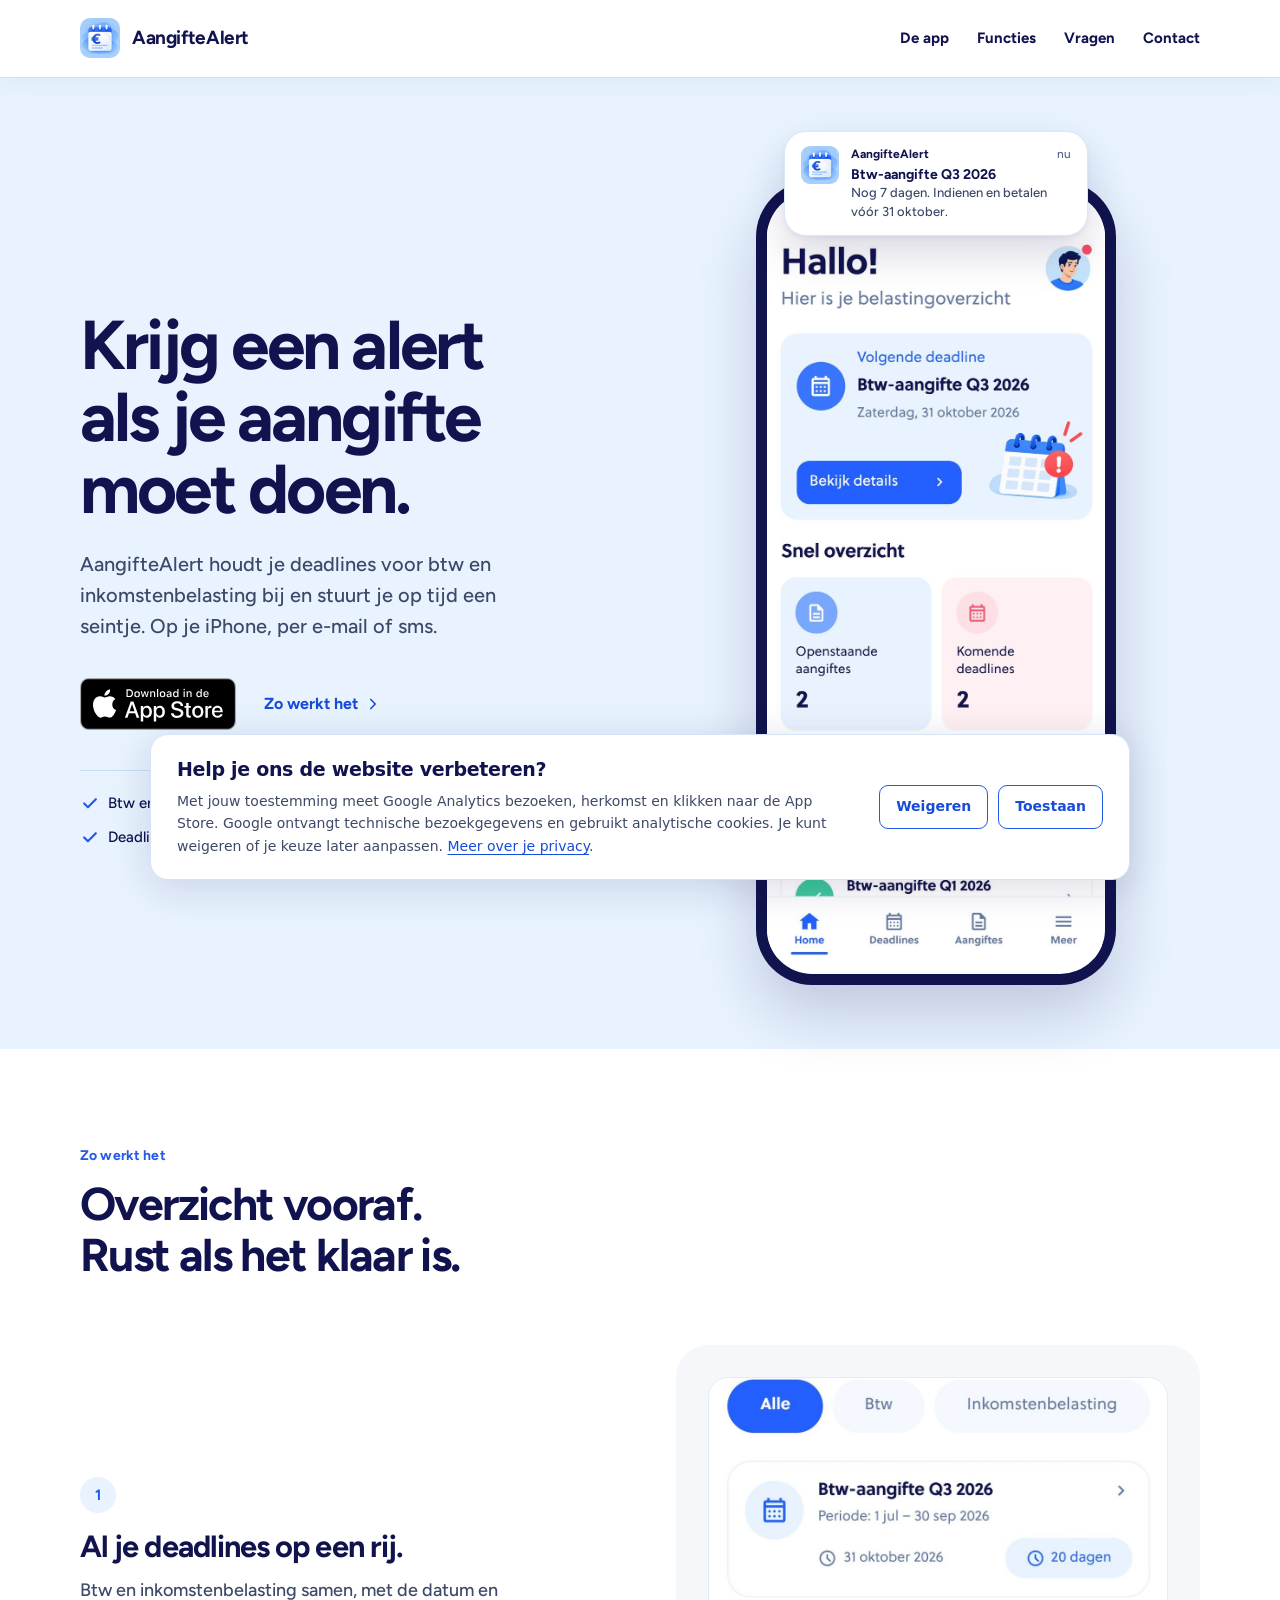
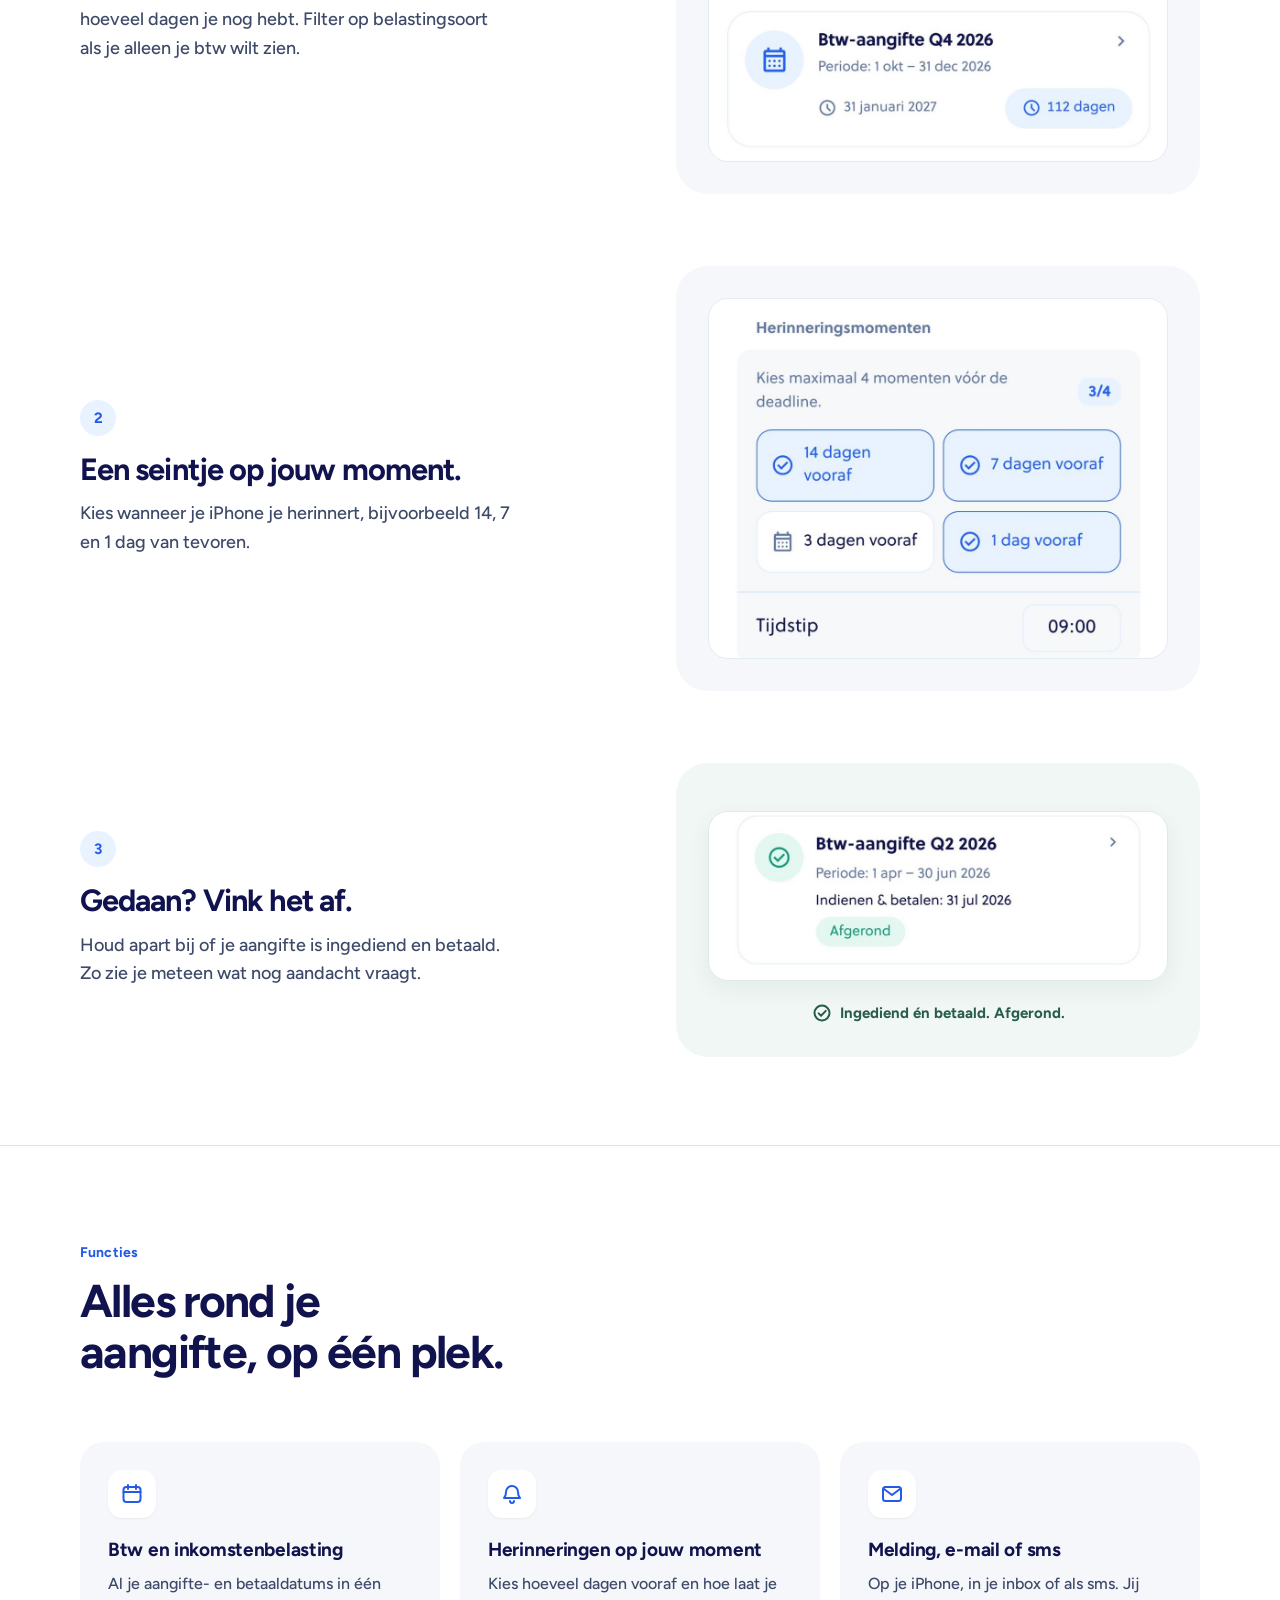
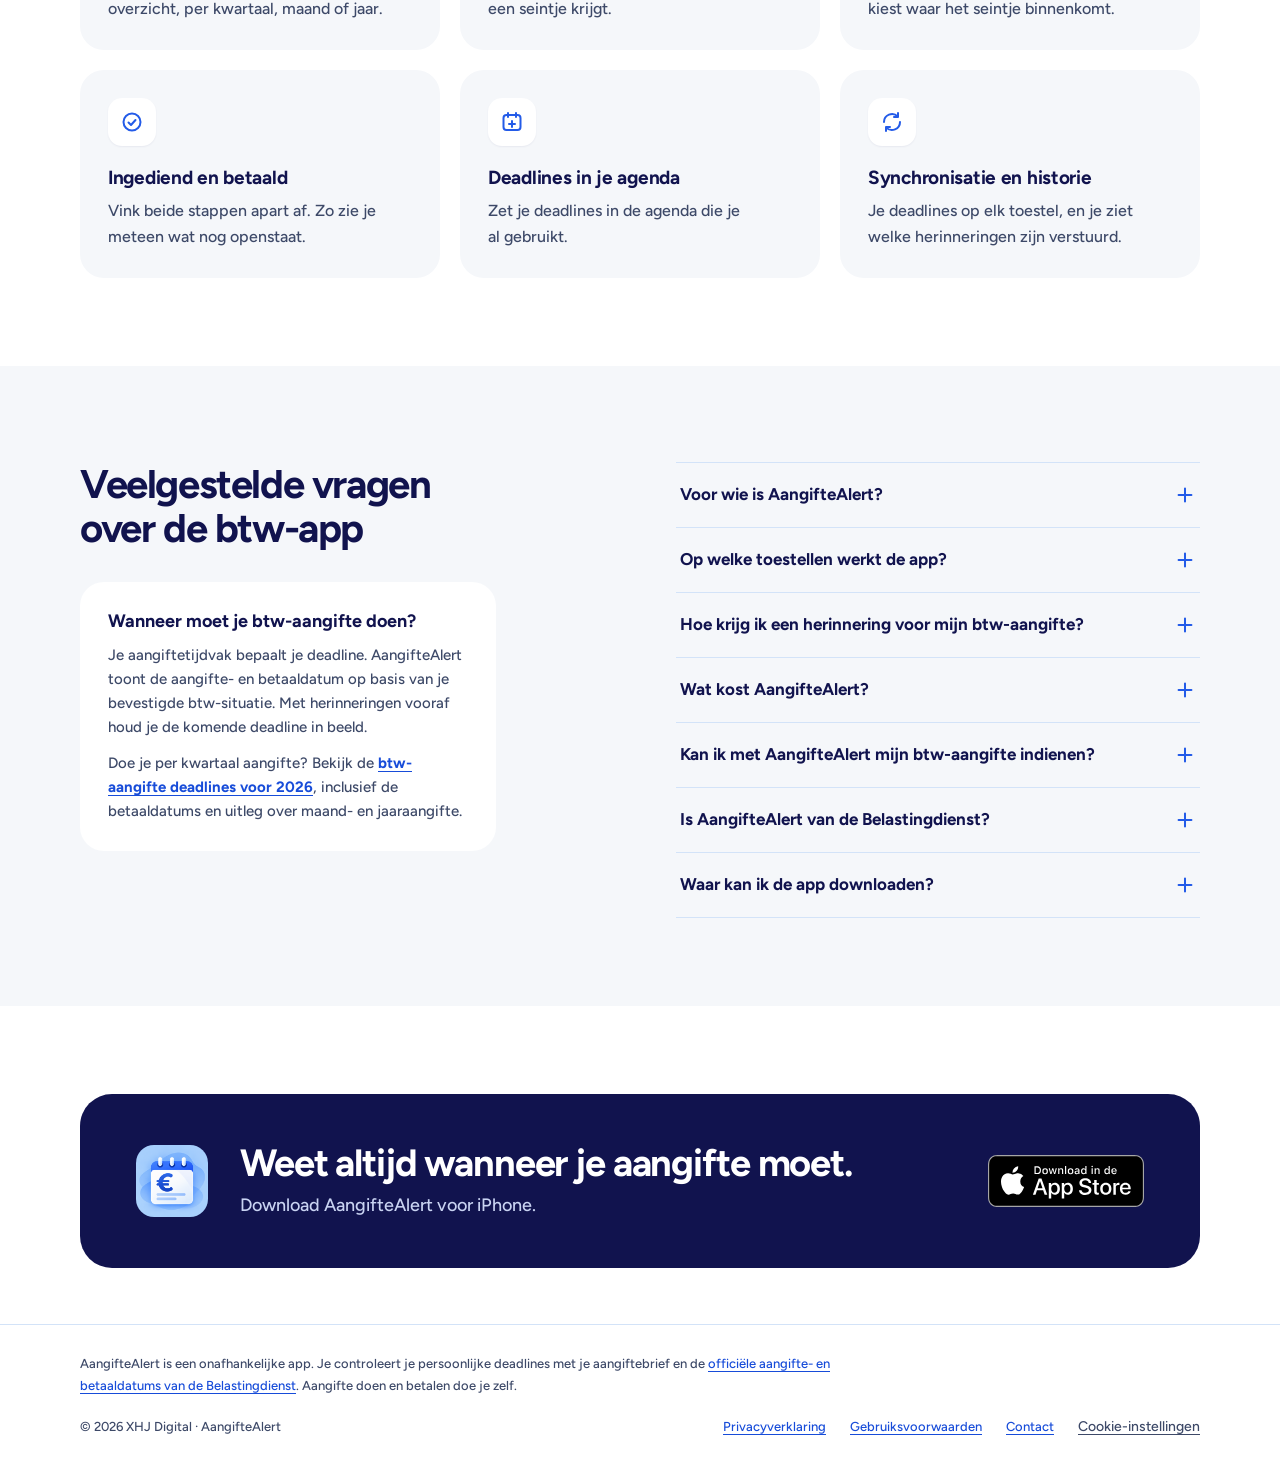
<file: index.html>
<!doctype html>
<html lang="nl">
<head>
  <meta charset="utf-8">
  <meta name="viewport" content="width=device-width,initial-scale=1">
  <meta name="description" content="AangifteAlert is de btw-app voor zzp’ers en kleine ondernemers. Houd je btw-aangifte, deadlines en herinneringen bij. Download gratis voor iPhone in de App Store.">
  <meta name="theme-color" content="#a7ceff">
  <meta name="google-site-verification" content="tp00t2o7ZN9_M7z5f4nDgl7xhJ0gbu44qKrdgeQqQPs">
  <meta property="og:type" content="website">
  <meta property="og:locale" content="nl_NL">
  <meta property="og:site_name" content="AangifteAlert">
  <meta property="og:title" content="Btw-app voor zzp: aangifteherinneringen | AangifteAlert">
  <meta property="og:description" content="Houd je btw-aangifte, deadlines en herinneringen bij. Gratis basis zonder account. Download voor iPhone in de App Store.">
  <meta property="og:url" content="https://aangiftealert.nl/">
  <meta property="og:image" content="https://aangiftealert.nl/assets/app-icon.png">
  <meta property="og:image:alt" content="Het app-icoon van AangifteAlert">
  <meta name="twitter:card" content="summary">
  <link rel="canonical" href="https://aangiftealert.nl/">
  <title>Btw-app voor zzp: aangifteherinneringen | AangifteAlert</title>
  <link rel="icon" href="assets/app-icon-small.png?v=20261018" type="image/png">
  <link rel="apple-touch-icon" href="assets/app-icon-small.png">
  <link rel="preload" href="assets/fonts/figtree-bold.woff2" as="font" type="font/woff2" crossorigin>
  <link rel="preload" href="assets/fonts/figtree-medium.woff2" as="font" type="font/woff2" crossorigin>
  <link rel="stylesheet" href="styles.css?v=20261011-1">
  <link rel="stylesheet" href="home.css?v=20261018-7">
  <script type="application/ld+json">
  {
    "@context": "https://schema.org",
    "@graph": [
      {
        "@type": "Organization",
        "@id": "https://aangiftealert.nl/#organization",
        "name": "XHJ Digital",
        "url": "https://aangiftealert.nl/",
        "email": "xhjdigital@gmail.com",
        "logo": "https://aangiftealert.nl/assets/app-icon.png"
      },
      {
        "@type": "WebSite",
        "@id": "https://aangiftealert.nl/#website",
        "name": "AangifteAlert",
        "url": "https://aangiftealert.nl/",
        "inLanguage": "nl-NL",
        "publisher": { "@id": "https://aangiftealert.nl/#organization" }
      },
      {
        "@type": "WebPage",
        "@id": "https://aangiftealert.nl/#webpage",
        "url": "https://aangiftealert.nl/",
        "name": "Btw-app voor zzp: aangifteherinneringen | AangifteAlert",
        "description": "Een btw-app voor Nederlandse zzp’ers en kleine ondernemers, met belastingdeadlines, herinneringen en aangifte- en betaalvoortgang. Beschikbaar voor iPhone in de App Store.",
        "inLanguage": "nl-NL",
        "isPartOf": { "@id": "https://aangiftealert.nl/#website" },
        "publisher": { "@id": "https://aangiftealert.nl/#organization" },
        "mainEntity": { "@id": "https://aangiftealert.nl/#app" }
      },
      {
        "@type": "MobileApplication",
        "@id": "https://aangiftealert.nl/#app",
        "name": "AangifteAlert",
        "alternateName": "AangifteAlert: Btw op tijd",
        "url": "https://aangiftealert.nl/",
        "sameAs": "https://apps.apple.com/nl/app/aangiftealert-btw-op-tijd/id6819453752",
        "installUrl": "https://apps.apple.com/nl/app/aangiftealert-btw-op-tijd/id6819453752",
        "image": "https://aangiftealert.nl/assets/app-icon.png",
        "applicationCategory": "FinanceApplication",
        "operatingSystem": "iOS 16.4 or later",
        "availableOnDevice": "iPhone",
        "countriesSupported": "NL",
        "description": "Onafhankelijke belastingdeadline-app voor in Nederland gevestigde zzp’ers en kleine ondernemers. De basis is gratis en werkt zonder account. Aangifte indienen en belasting betalen doe je zelf, buiten de app. Pro is een optioneel jaarabonnement.",
        "isAccessibleForFree": true,
        "featureList": [
          "Btw en inkomstenbelasting bijhouden",
          "Standaard herinneringen op je toestel",
          "Aangifte- en betaalvoortgang apart afvinken",
          "Deadlines naar je agenda exporteren",
          "Basisfuncties zonder account"
        ],
        "publisher": { "@id": "https://aangiftealert.nl/#organization" },
        "mainEntityOfPage": { "@id": "https://aangiftealert.nl/#webpage" },
        "offers": {
          "@type": "Offer",
          "name": "AangifteAlert gratis basis",
          "price": "0.00",
          "priceCurrency": "EUR",
          "url": "https://apps.apple.com/nl/app/aangiftealert-btw-op-tijd/id6819453752",
          "eligibleRegion": "NL",
          "description": "Gratis te downloaden voor iPhone. De basisfuncties werken zonder account; het Pro-jaarabonnement is optioneel."
        },
        "softwareAddOn": {
          "@type": "SoftwareApplication",
          "@id": "https://aangiftealert.nl/#pro",
          "name": "AangifteAlert Pro",
          "url": "https://aangiftealert.nl/#prijzen",
          "applicationCategory": "FinanceApplication",
          "operatingSystem": "iOS 16.4 or later",
          "isAccessibleForFree": false,
          "softwareRequirements": { "@id": "https://aangiftealert.nl/#app" },
          "description": "Optionele uitbreiding in AangifteAlert. Standaard €7,99 per jaar in Nederland, jaarlijks verlengd totdat je opzegt via Apple. Voor e-mail, sms en synchronisatie is een account nodig. Sms is beperkt tot vier deadlineherinneringen per kalenderjaar per account.",
          "featureList": [
            "E-mailherinneringen",
            "Sms-herinneringen: maximaal vier per kalenderjaar per account",
            "Eigen herinneringsmomenten",
            "Extra belastingdeadlines",
            "Synchronisatie en verzendhistorie"
          ],
          "offers": {
            "@type": "Offer",
            "name": "AangifteAlert Pro standaard jaarabonnement",
            "price": "7.99",
            "priceCurrency": "EUR",
            "url": "https://aangiftealert.nl/#prijzen",
            "eligibleRegion": "NL",
            "priceSpecification": {
              "@type": "UnitPriceSpecification",
              "price": "7.99",
              "priceCurrency": "EUR",
              "billingDuration": "P1Y"
            },
            "description": "Standaard €7,99 per jaar. Automatische jaarlijkse verlenging; opzegbaar via Apple. Eventuele introductieaanbiedingen en de actuele prijs worden vóór aankoop getoond."
          }
        }
      }
    ]
  }
  </script>
<meta name="ga-measurement-id" content="G-WE1Q06W9TV">
<link rel="stylesheet" href="analytics.css?v=20261018-2">
<script defer src="analytics.js?v=20261018-2"></script>
</head>
<body class="landing">
  <a class="skip" href="#inhoud">Ga naar inhoud</a>
  <header class="site-header"><div class="wrap">
    <a class="brand" href="./" aria-label="AangifteAlert home"><img src="assets/app-icon-256.png" width="40" height="40" alt="">AangifteAlert</a>
    <nav class="site-nav" aria-label="Hoofdnavigatie"><a href="#zo-werkt-het">De app</a><a href="#functies">Functies</a><a class="nav-optional" href="#vragen">Vragen</a><a class="nav-contact" href="mailto:xhjdigital@gmail.com">Contact</a></nav>
  </div></header>

  <main id="inhoud">
    <section class="hero" aria-labelledby="hero-title">
      <div class="wrap hero-grid">
        <div class="hero-copy">
          <h1 id="hero-title" class="enter" style="--d:0ms">Krijg een alert als je aangifte moet doen.</h1>
          <p class="hero-description enter" style="--d:80ms">AangifteAlert houdt je deadlines voor btw en inkomstenbelasting bij en stuurt je op tijd een seintje. Op je iPhone, per e-mail of sms.</p>
          <div class="hero-actions enter" style="--d:160ms">
            <a class="app-store-badge" href="https://apps.apple.com/nl/app/aangiftealert-btw-op-tijd/id6819453752" aria-label="Download AangifteAlert in de App Store"><img src="assets/download-on-the-app-store-nl.svg" width="156" height="52" alt="Download in de App Store"></a>
            <a class="arrow-link" href="#zo-werkt-het">Zo werkt het <svg width="18" height="18" viewBox="0 0 24 24" fill="none" stroke="currentColor" stroke-width="2.2" stroke-linecap="round" stroke-linejoin="round" aria-hidden="true"><path d="M9 6l6 6-6 6"/></svg></a>
          </div>
          <ul class="hero-facts enter" style="--d:240ms">
            <li><svg width="20" height="20" viewBox="0 0 24 24" fill="none" stroke="#235BE8" stroke-width="2.6" stroke-linecap="round" stroke-linejoin="round" aria-hidden="true"><path d="M5 12.5l4.5 4.5L19 7.5"/></svg>Btw en inkomstenbelasting</li>
            <li><svg width="20" height="20" viewBox="0 0 24 24" fill="none" stroke="#235BE8" stroke-width="2.6" stroke-linecap="round" stroke-linejoin="round" aria-hidden="true"><path d="M5 12.5l4.5 4.5L19 7.5"/></svg>Melding, e-mail of sms</li>
            <li><svg width="20" height="20" viewBox="0 0 24 24" fill="none" stroke="#235BE8" stroke-width="2.6" stroke-linecap="round" stroke-linejoin="round" aria-hidden="true"><path d="M5 12.5l4.5 4.5L19 7.5"/></svg>Deadlines in je agenda</li>
          </ul>
        </div>

        <figure class="hero-device">
          <div class="device-stage">
            <div class="notification" aria-hidden="true">
              <img src="assets/app-icon-256.png" width="38" height="38" alt="">
              <div>
                <p class="notification-meta"><strong>AangifteAlert</strong><span>nu</span></p>
                <p class="notification-title">Btw-aangifte Q3 2026</p>
                <p class="notification-body">Nog 7 dagen. Indienen en betalen vóór 31 oktober.</p>
              </div>
            </div>
            <div class="device"><div class="device-screen"><img src="assets/hero-home.jpg" width="780" height="1689" alt="Startscherm van AangifteAlert met de volgende btw-deadline, snel overzicht en voortgang" fetchpriority="high"></div></div>
          </div>
        </figure>
      </div>
    </section>

    <section id="zo-werkt-het" class="section" aria-labelledby="how-title">
      <div class="wrap">
        <div class="section-heading reveal"><p class="eyebrow">Zo werkt het</p><h2 id="how-title">Overzicht vooraf. Rust als het klaar is.</h2></div>
        <div class="features">
          <div class="feature">
            <div class="feature-copy reveal"><p class="step" aria-hidden="true">1</p><h3>Al je deadlines op een rij.</h3><p>Btw en inkomstenbelasting samen, met de datum en hoeveel dagen je nog hebt. Filter op belastingsoort als je alleen je btw wilt zien.</p></div>
            <figure class="shot reveal"><img src="assets/detail-deadlines.jpg" width="1000" height="838" alt="Deadlinelijst met Btw-aangifte Q3 2026 over 20 dagen en Q4 2026 over 112 dagen" loading="lazy" decoding="async"></figure>
          </div>
          <div class="feature">
            <div class="feature-copy reveal"><p class="step" aria-hidden="true">2</p><h3>Een seintje op jouw moment.</h3><p>Kies wanneer je iPhone je herinnert, bijvoorbeeld 14, 7 en 1 dag van tevoren.</p></div>
            <figure class="shot reveal"><img src="assets/detail-reminders.jpg" width="1000" height="782" alt="Herinneringsmomenten: 14 dagen, 7 dagen en 1 dag vooraf zijn geselecteerd, tijdstip 09:00" loading="lazy" decoding="async"></figure>
          </div>
          <div class="feature">
            <div class="feature-copy reveal"><p class="step" aria-hidden="true">3</p><h3>Gedaan? Vink het af.</h3><p>Houd apart bij of je aangifte is ingediend en betaald. Zo zie je meteen wat nog aandacht vraagt.</p></div>
            <figure class="shot shot-done reveal"><img src="assets/detail-filings.jpg" width="1000" height="368" alt="Btw-aangifte Q2 2026 met groene vink en status Afgerond" loading="lazy" decoding="async"><figcaption><svg width="20" height="20" viewBox="0 0 24 24" fill="none" stroke="#285D49" stroke-width="2.4" stroke-linecap="round" stroke-linejoin="round" aria-hidden="true"><circle cx="12" cy="12" r="9"/><path class="draw" d="M8 12.5l2.8 2.8L16.5 9.5"/></svg>Ingediend én betaald. Afgerond.</figcaption></figure>
          </div>
        </div>
      </div>
    </section>

    <section id="functies" class="section" aria-labelledby="features-title">
      <div class="wrap">
        <div class="section-heading reveal"><p class="eyebrow">Functies</p><h2 id="features-title">Alles rond je aangifte, op één plek.</h2></div>
        <div class="tiles">
          <article class="tile reveal" style="--d:0ms"><span class="tile-icon"><svg width="24" height="24" viewBox="0 0 24 24" fill="none" stroke="#235BE8" stroke-width="2" stroke-linecap="round" stroke-linejoin="round" aria-hidden="true"><rect x="3.5" y="5" width="17" height="15" rx="3"/><path d="M8 3v4M16 3v4M3.5 10h17"/></svg></span><h3>Btw en inkomstenbelasting</h3><p>Al je aangifte- en betaaldatums in één overzicht, per kwartaal, maand of jaar.</p></article>
          <article class="tile reveal" style="--d:50ms"><span class="tile-icon"><svg width="24" height="24" viewBox="0 0 24 24" fill="none" stroke="#235BE8" stroke-width="2" stroke-linecap="round" stroke-linejoin="round" aria-hidden="true"><path d="M6 10a6 6 0 0 1 12 0c0 4 1.5 5.5 2 6H4c.5-.5 2-2 2-6Z"/><path d="M10 19a2 2 0 0 0 4 0"/></svg></span><h3>Herinneringen op jouw moment</h3><p>Kies hoeveel dagen vooraf en hoe laat je een seintje krijgt.</p></article>
          <article class="tile reveal" style="--d:100ms"><span class="tile-icon"><svg width="24" height="24" viewBox="0 0 24 24" fill="none" stroke="#235BE8" stroke-width="2" stroke-linecap="round" stroke-linejoin="round" aria-hidden="true"><rect x="3" y="5" width="18" height="14" rx="2.5"/><path d="m4 7 8 6 8-6"/></svg></span><h3>Melding, e-mail of sms</h3><p>Op je iPhone, in je inbox of als sms. Jij kiest waar het seintje binnenkomt.</p></article>
          <article class="tile reveal" style="--d:150ms"><span class="tile-icon"><svg width="24" height="24" viewBox="0 0 24 24" fill="none" stroke="#235BE8" stroke-width="2" stroke-linecap="round" stroke-linejoin="round" aria-hidden="true"><circle cx="12" cy="12" r="8.5"/><path d="m8.5 12.5 2.5 2.5 4.5-5"/></svg></span><h3>Ingediend en betaald</h3><p>Vink beide stappen apart af. Zo zie je meteen wat nog openstaat.</p></article>
          <article class="tile reveal" style="--d:200ms"><span class="tile-icon"><svg width="24" height="24" viewBox="0 0 24 24" fill="none" stroke="#235BE8" stroke-width="2" stroke-linecap="round" stroke-linejoin="round" aria-hidden="true"><rect x="3.5" y="5" width="17" height="15" rx="3"/><path d="M8 3v4M16 3v4M12 11v6M9 14h6"/></svg></span><h3>Deadlines in je agenda</h3><p>Zet je deadlines in de agenda die je al gebruikt.</p></article>
          <article class="tile reveal" style="--d:250ms"><span class="tile-icon"><svg width="24" height="24" viewBox="0 0 24 24" fill="none" stroke="#235BE8" stroke-width="2" stroke-linecap="round" stroke-linejoin="round" aria-hidden="true"><path d="M20 12a8 8 0 0 1-13.7 5.6M4 12a8 8 0 0 1 13.7-5.6"/><path d="M18 3v4h-4M6 21v-4h4"/></svg></span><h3>Synchronisatie en historie</h3><p>Je deadlines op elk toestel, en je ziet welke herinneringen zijn verstuurd.</p></article>
        </div>
      </div>
    </section>

    <section id="vragen" class="section faq" aria-labelledby="faq-title">
      <div class="wrap faq-grid">
        <div class="faq-intro reveal">
          <h2 id="faq-title">Veelgestelde vragen over de btw-app</h2>
          <div class="deadline-card">
            <h3>Wanneer moet je btw-aangifte doen?</h3>
            <p>Je aangiftetijdvak bepaalt je deadline. AangifteAlert toont de aangifte- en betaaldatum op basis van je bevestigde btw-situatie. Met herinneringen vooraf houd je de komende deadline in beeld.</p>
            <p>Doe je per kwartaal aangifte? Bekijk de <a href="btw-aangifte-deadline/">btw-aangifte deadlines voor 2026</a>, inclusief de betaaldatums en uitleg over maand- en jaaraangifte.</p>
          </div>
        </div>
        <div class="faq-list reveal">
          <details><summary>Voor wie is AangifteAlert?<svg width="22" height="22" viewBox="0 0 24 24" fill="none" stroke="#235BE8" stroke-width="2.2" stroke-linecap="round" aria-hidden="true"><path d="M12 5v14M5 12h14"/></svg></summary><p>AangifteAlert is bedoeld voor in Nederland gevestigde zzp’ers en kleine ondernemers die hun belastingdeadlines en aangiftevoortgang willen bijhouden. Je bevestigt zelf je aangiftetijdvak. Bij een eerste aangifte of bijzondere situatie controleer je de datums met je aangiftebrief.</p></details>
          <details><summary>Op welke toestellen werkt de app?<svg width="22" height="22" viewBox="0 0 24 24" fill="none" stroke="#235BE8" stroke-width="2.2" stroke-linecap="round" aria-hidden="true"><path d="M12 5v14M5 12h14"/></svg></summary><p>AangifteAlert is beschikbaar voor iPhone met iOS 16.4 of nieuwer. Je downloadt de app via de Nederlandse App Store.</p></details>
          <details><summary>Hoe krijg ik een herinnering voor mijn btw-aangifte?<svg width="22" height="22" viewBox="0 0 24 24" fill="none" stroke="#235BE8" stroke-width="2.2" stroke-linecap="round" aria-hidden="true"><path d="M12 5v14M5 12h14"/></svg></summary><p>Je kiest in de app wanneer je vóór je deadline een seintje wilt en geeft toestemming voor meldingen op je iPhone. Je kunt ook herinneringen per e-mail of sms laten sturen; daarvoor maak je een account aan.</p></details>
          <details id="prijzen"><summary>Wat kost AangifteAlert?<svg width="22" height="22" viewBox="0 0 24 24" fill="none" stroke="#235BE8" stroke-width="2.2" stroke-linecap="round" aria-hidden="true"><path d="M12 5v14M5 12h14"/></svg></summary><p>Downloaden is gratis. De basis is gratis en werkt zonder account: deadlines, meldingen op je toestel, voortgang en agenda-export. E-mail en sms, eigen herinneringsmomenten, extra belastingdeadlines en synchronisatie horen bij AangifteAlert Pro, standaard €7,99 per jaar in de Nederlandse App Store. Pro wordt jaarlijks verlengd totdat je opzegt via Apple. Voor e-mail, sms en synchronisatie is een account nodig; voor sms geldt maximaal vier deadlineherinneringen per kalenderjaar per account. Eventuele introductieaanbiedingen en de actuele prijs zie je vóór aankoop.</p></details>
          <details><summary>Kan ik met AangifteAlert mijn btw-aangifte indienen?<svg width="22" height="22" viewBox="0 0 24 24" fill="none" stroke="#235BE8" stroke-width="2.2" stroke-linecap="round" aria-hidden="true"><path d="M12 5v14M5 12h14"/></svg></summary><p>De app helpt je plannen en onthouden. Je dient je aangifte zelf in via Mijn Belastingdienst Zakelijk of je eigen aangiftesoftware en betaalt zelf de btw. Daarna kun je in AangifteAlert apart afvinken dat je hebt ingediend en betaald.</p></details>
          <details><summary>Is AangifteAlert van de Belastingdienst?<svg width="22" height="22" viewBox="0 0 24 24" fill="none" stroke="#235BE8" stroke-width="2.2" stroke-linecap="round" aria-hidden="true"><path d="M12 5v14M5 12h14"/></svg></summary><p>AangifteAlert is een onafhankelijke app van XHJ Digital en is niet verbonden aan of goedgekeurd door de Belastingdienst. Je aangiftebrief en de officiële portalen zijn altijd leidend voor jouw persoonlijke deadlines.</p></details>
          <details><summary>Waar kan ik de app downloaden?<svg width="22" height="22" viewBox="0 0 24 24" fill="none" stroke="#235BE8" stroke-width="2.2" stroke-linecap="round" aria-hidden="true"><path d="M12 5v14M5 12h14"/></svg></summary><p>AangifteAlert is beschikbaar voor iPhone. <a href="https://apps.apple.com/nl/app/aangiftealert-btw-op-tijd/id6819453752">Download AangifteAlert in de App Store</a>. Downloaden is gratis.</p></details>
        </div>
      </div>
    </section>

    <section class="download" aria-labelledby="download-title">
      <div class="wrap">
        <div class="download-band reveal">
          <img src="assets/app-icon-256.png" width="72" height="72" alt="" loading="lazy" decoding="async">
          <div><h2 id="download-title">Weet altijd wanneer je aangifte moet.</h2><p>Download AangifteAlert voor iPhone.</p></div>
          <a class="app-store-badge" href="https://apps.apple.com/nl/app/aangiftealert-btw-op-tijd/id6819453752" aria-label="Download AangifteAlert in de App Store"><img src="assets/download-on-the-app-store-nl.svg" width="156" height="52" alt="Download in de App Store" loading="lazy"></a>
        </div>
      </div>
    </section>
  </main>

  <footer class="footer">
    <div class="wrap responsibility"><p>AangifteAlert is een onafhankelijke app. Je controleert je persoonlijke deadlines met je aangiftebrief en de <a href="https://www.belastingdienst.nl/wps/wcm/connect/nl/btw/content/uiterste-aangifte-en-betaaldatums">officiële aangifte- en betaaldatums van de Belastingdienst</a>. Aangifte doen en betalen doe je zelf.</p></div>
    <div class="wrap footer-bar"><p>© 2026 XHJ Digital · AangifteAlert</p><div class="footer-links"><a href="privacy/">Privacyverklaring</a><a href="terms/">Gebruiksvoorwaarden</a><a href="mailto:xhjdigital@gmail.com">Contact</a></div></div>
  </footer>
</body>
</html>
</file>
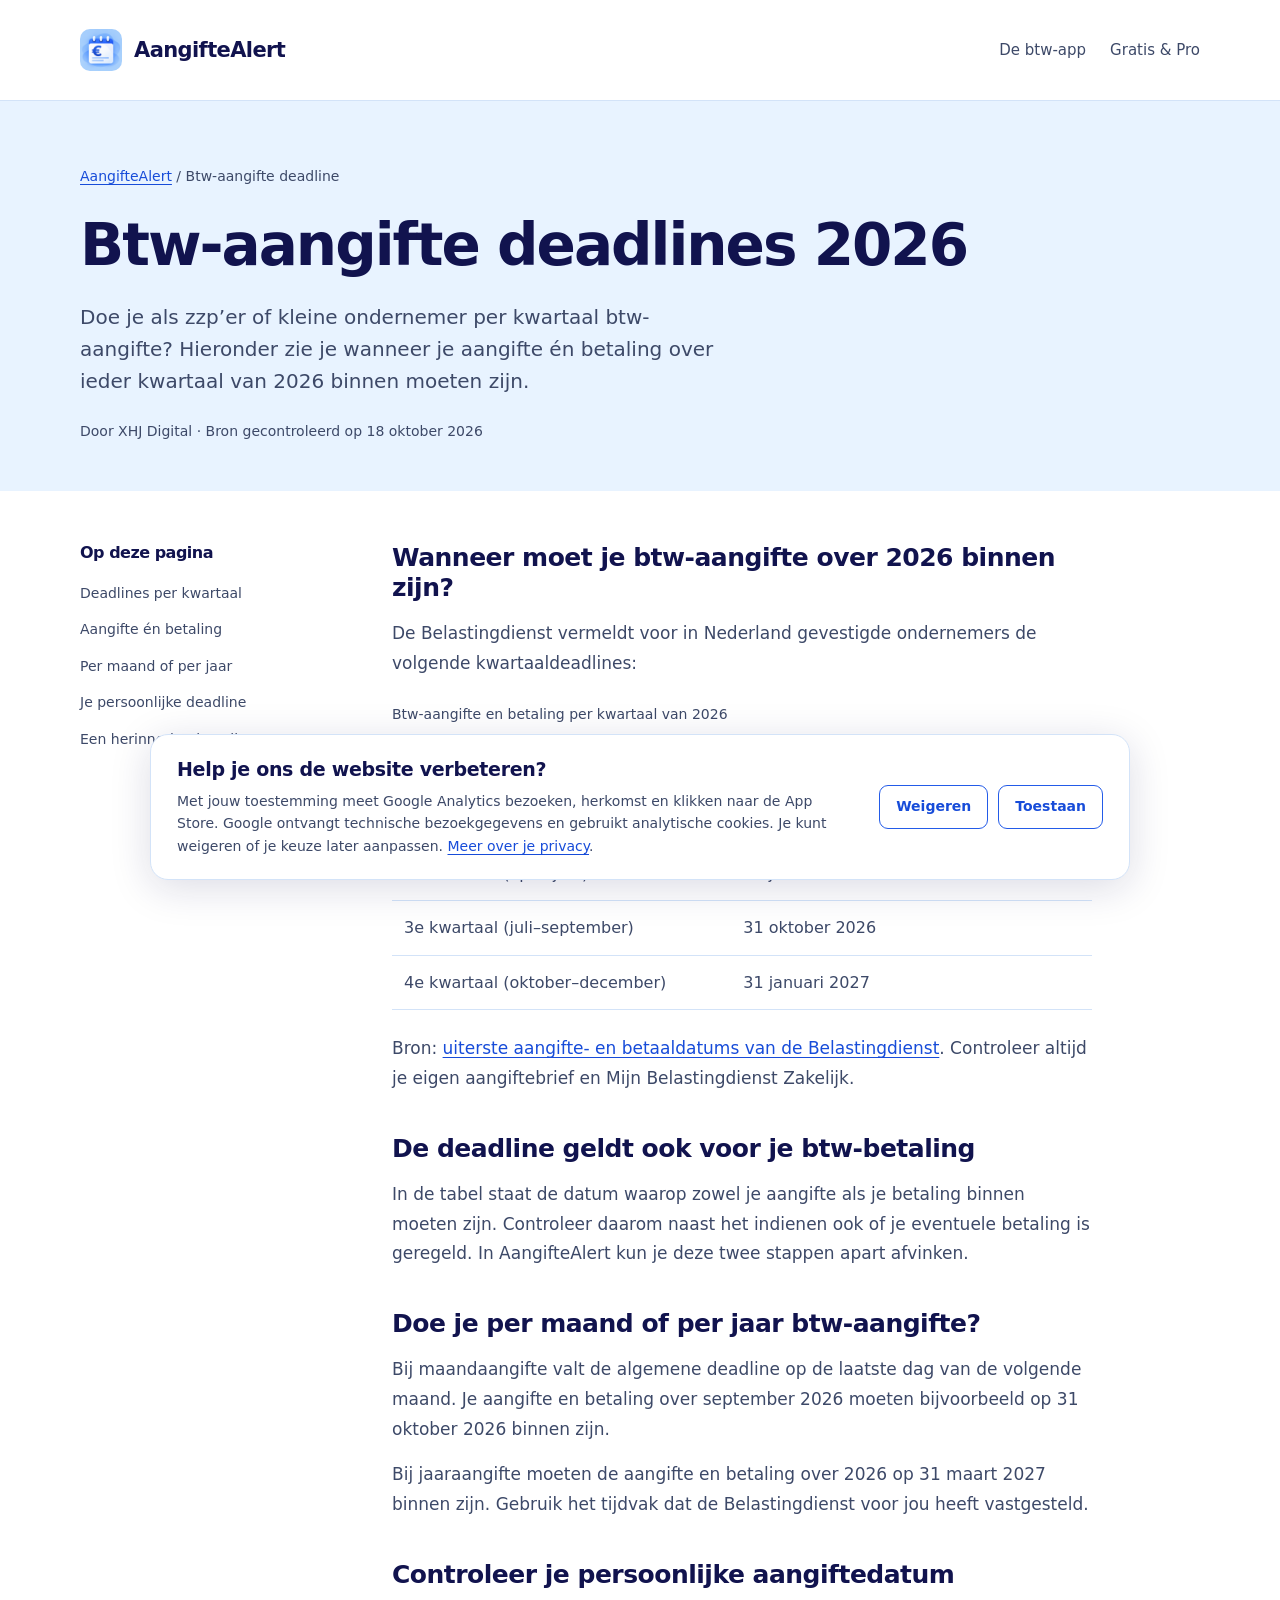
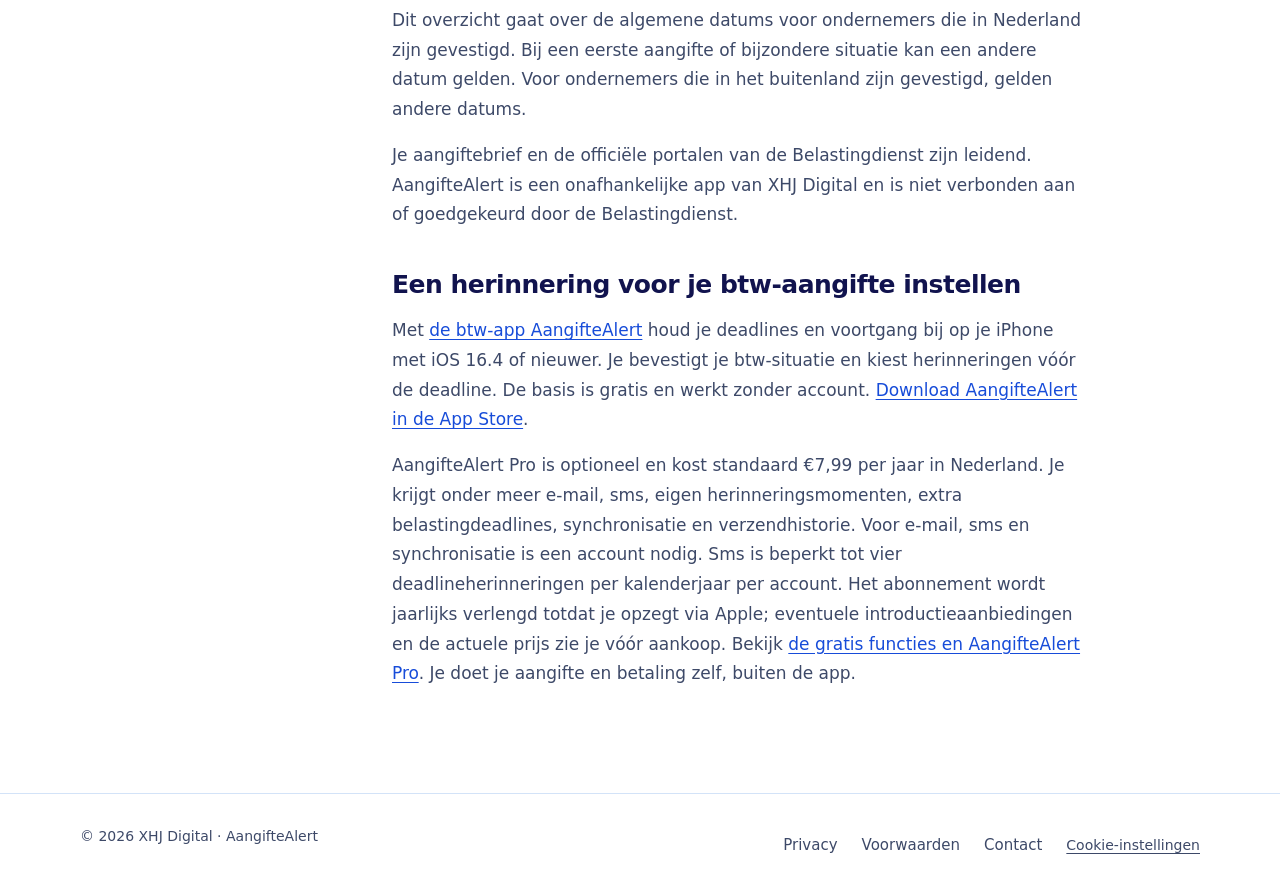
<file: btw-aangifte-deadline/index.html>
<!doctype html>
<html lang="nl">
<head>
  <meta charset="utf-8">
  <meta name="viewport" content="width=device-width,initial-scale=1">
  <title>Btw-aangifte deadline 2026: alle kwartalen | AangifteAlert</title>
  <meta name="description" content="Wanneer moet je btw-aangifte over 2026 binnen zijn? Bekijk alle kwartaaldeadlines en betaaldatums, met uitleg over maand- en jaaraangifte en herinneringen.">
  <link rel="canonical" href="https://aangiftealert.nl/btw-aangifte-deadline/">
  <meta name="theme-color" content="#a7ceff">
  <meta property="og:type" content="website">
  <meta property="og:locale" content="nl_NL">
  <meta property="og:site_name" content="AangifteAlert">
  <meta property="og:title" content="Btw-aangifte deadline 2026: alle kwartalen | AangifteAlert">
  <meta property="og:description" content="Alle kwartaaldeadlines en betaaldatums voor je btw-aangifte over 2026, met de Belastingdienst als bron.">
  <meta property="og:url" content="https://aangiftealert.nl/btw-aangifte-deadline/">
  <meta property="og:image" content="https://aangiftealert.nl/assets/app-icon.png">
  <meta property="og:image:alt" content="Het app-icoon van AangifteAlert">
  <meta name="twitter:card" content="summary">
  <link rel="icon" href="../assets/app-icon-small.png?v=20261018" type="image/png">
  <link rel="stylesheet" href="../styles.css?v=20261011-1">
  <link rel="stylesheet" href="../guide.css?v=20261018-1">
  <script type="application/ld+json">
  {
    "@context": "https://schema.org",
    "@graph": [
      {
        "@type": "WebPage",
        "@id": "https://aangiftealert.nl/btw-aangifte-deadline/#webpage",
        "url": "https://aangiftealert.nl/btw-aangifte-deadline/",
        "name": "Btw-aangifte deadline 2026: alle kwartalen | AangifteAlert",
        "description": "Kwartaaldeadlines en betaaldatums voor de btw-aangifte over 2026 voor in Nederland gevestigde ondernemers.",
        "inLanguage": "nl-NL",
        "dateModified": "2026-10-18",
        "lastReviewed": "2026-10-18",
        "isPartOf": { "@id": "https://aangiftealert.nl/#website" },
        "publisher": { "@id": "https://aangiftealert.nl/#organization" },
        "mentions": { "@id": "https://aangiftealert.nl/#app" },
        "breadcrumb": { "@id": "https://aangiftealert.nl/btw-aangifte-deadline/#breadcrumb" },
        "citation": "https://www.belastingdienst.nl/wps/wcm/connect/nl/btw/content/uiterste-aangifte-en-betaaldatums"
      },
      {
        "@type": "BreadcrumbList",
        "@id": "https://aangiftealert.nl/btw-aangifte-deadline/#breadcrumb",
        "itemListElement": [
          { "@type": "ListItem", "position": 1, "name": "AangifteAlert", "item": "https://aangiftealert.nl/" },
          { "@type": "ListItem", "position": 2, "name": "Btw-aangifte deadline 2026", "item": "https://aangiftealert.nl/btw-aangifte-deadline/" }
        ]
      }
    ]
  }
  </script>
<meta name="ga-measurement-id" content="G-WE1Q06W9TV">
<link rel="stylesheet" href="../analytics.css?v=20261018-2">
<script defer src="../analytics.js?v=20261018-2"></script>
</head>
<body>
  <a class="skip" href="#inhoud">Ga naar inhoud</a>
  <header class="header"><div class="wrap">
    <a class="brand" href="../"><img src="../assets/app-icon-small.png?v=20261018" width="42" height="42" alt="">AangifteAlert</a>
    <nav aria-label="Hoofdnavigatie"><a href="../">De btw-app</a><a href="../#prijzen">Gratis &amp; Pro</a></nav>
  </div></header>
  <main id="inhoud">
    <div class="intro"><div class="wrap">
      <p class="breadcrumb"><a href="../">AangifteAlert</a> / Btw-aangifte deadline</p>
      <h1>Btw-aangifte deadlines 2026</h1>
      <p>Doe je als zzp’er of kleine ondernemer per kwartaal btw-aangifte? Hieronder zie je wanneer je aangifte én betaling over ieder kwartaal van 2026 binnen moeten zijn.</p>
      <div class="date">Door XHJ Digital · Bron gecontroleerd op <time datetime="2026-10-18">18 oktober 2026</time></div>
    </div></div>
    <div class="wrap layout">
      <aside class="toc" aria-label="Inhoudsopgave"><h2>Op deze pagina</h2><ol>
        <li><a href="#kwartaal">Deadlines per kwartaal</a></li>
        <li><a href="#betalen">Aangifte én betaling</a></li>
        <li><a href="#tijdvak">Per maand of per jaar</a></li>
        <li><a href="#persoonlijk">Je persoonlijke deadline</a></li>
        <li><a href="#herinnering">Een herinnering instellen</a></li>
      </ol></aside>
      <article aria-label="Uitleg over btw-aangifte deadlines">
        <section id="kwartaal">
          <h2>Wanneer moet je btw-aangifte over 2026 binnen zijn?</h2>
          <p>De Belastingdienst vermeldt voor in Nederland gevestigde ondernemers de volgende kwartaaldeadlines:</p>
          <div class="deadline-table"><table>
            <caption>Btw-aangifte en betaling per kwartaal van 2026</caption>
            <thead><tr><th scope="col">Tijdvak</th><th scope="col">Aangifte en betaling binnen op</th></tr></thead>
            <tbody>
              <tr><th scope="row">1e kwartaal (januari–maart)</th><td><time datetime="2026-04-30">30 april 2026</time></td></tr>
              <tr><th scope="row">2e kwartaal (april–juni)</th><td><time datetime="2026-07-31">31 juli 2026</time></td></tr>
              <tr><th scope="row">3e kwartaal (juli–september)</th><td><time datetime="2026-10-31">31 oktober 2026</time></td></tr>
              <tr><th scope="row">4e kwartaal (oktober–december)</th><td><time datetime="2027-01-31">31 januari 2027</time></td></tr>
            </tbody>
          </table></div>
          <p>Bron: <a href="https://www.belastingdienst.nl/wps/wcm/connect/nl/btw/content/uiterste-aangifte-en-betaaldatums">uiterste aangifte- en betaaldatums van de Belastingdienst</a>. Controleer altijd je eigen aangiftebrief en Mijn Belastingdienst Zakelijk.</p>
        </section>
        <section id="betalen">
          <h2>De deadline geldt ook voor je btw-betaling</h2>
          <p>In de tabel staat de datum waarop zowel je aangifte als je betaling binnen moeten zijn. Controleer daarom naast het indienen ook of je eventuele betaling is geregeld. In AangifteAlert kun je deze twee stappen apart afvinken.</p>
        </section>
        <section id="tijdvak">
          <h2>Doe je per maand of per jaar btw-aangifte?</h2>
          <p>Bij maandaangifte valt de algemene deadline op de laatste dag van de volgende maand. Je aangifte en betaling over september 2026 moeten bijvoorbeeld op <time datetime="2026-10-31">31 oktober 2026</time> binnen zijn.</p>
          <p>Bij jaaraangifte moeten de aangifte en betaling over 2026 op <time datetime="2027-03-31">31 maart 2027</time> binnen zijn. Gebruik het tijdvak dat de Belastingdienst voor jou heeft vastgesteld.</p>
        </section>
        <section id="persoonlijk">
          <h2>Controleer je persoonlijke aangiftedatum</h2>
          <p>Dit overzicht gaat over de algemene datums voor ondernemers die in Nederland zijn gevestigd. Bij een eerste aangifte of bijzondere situatie kan een andere datum gelden. Voor ondernemers die in het buitenland zijn gevestigd, gelden andere datums.</p>
          <p>Je aangiftebrief en de officiële portalen van de Belastingdienst zijn leidend. AangifteAlert is een onafhankelijke app van XHJ Digital en is niet verbonden aan of goedgekeurd door de Belastingdienst.</p>
        </section>
        <section id="herinnering">
          <h2>Een herinnering voor je btw-aangifte instellen</h2>
          <p>Met <a href="../">de btw-app AangifteAlert</a> houd je deadlines en voortgang bij op je iPhone met iOS 16.4 of nieuwer. Je bevestigt je btw-situatie en kiest herinneringen vóór de deadline. De basis is gratis en werkt zonder account. <a href="https://apps.apple.com/nl/app/aangiftealert-btw-op-tijd/id6819453752">Download AangifteAlert in de App Store</a>.</p>
          <p>AangifteAlert Pro is optioneel en kost standaard €7,99 per jaar in Nederland. Je krijgt onder meer e-mail, sms, eigen herinneringsmomenten, extra belastingdeadlines, synchronisatie en verzendhistorie. Voor e-mail, sms en synchronisatie is een account nodig. Sms is beperkt tot vier deadlineherinneringen per kalenderjaar per account. Het abonnement wordt jaarlijks verlengd totdat je opzegt via Apple; eventuele introductieaanbiedingen en de actuele prijs zie je vóór aankoop. Bekijk <a href="../#prijzen">de gratis functies en AangifteAlert Pro</a>. Je doet je aangifte en betaling zelf, buiten de app.</p>
        </section>
      </article>
    </div>
  </main>
  <footer class="footer"><div class="wrap"><p>© 2026 XHJ Digital · AangifteAlert</p><nav aria-label="Voettekst"><a href="../privacy/">Privacy</a><a href="../terms/">Voorwaarden</a><a href="mailto:xhjdigital@gmail.com">Contact</a></nav></div></footer>
</body>
</html>
</file>
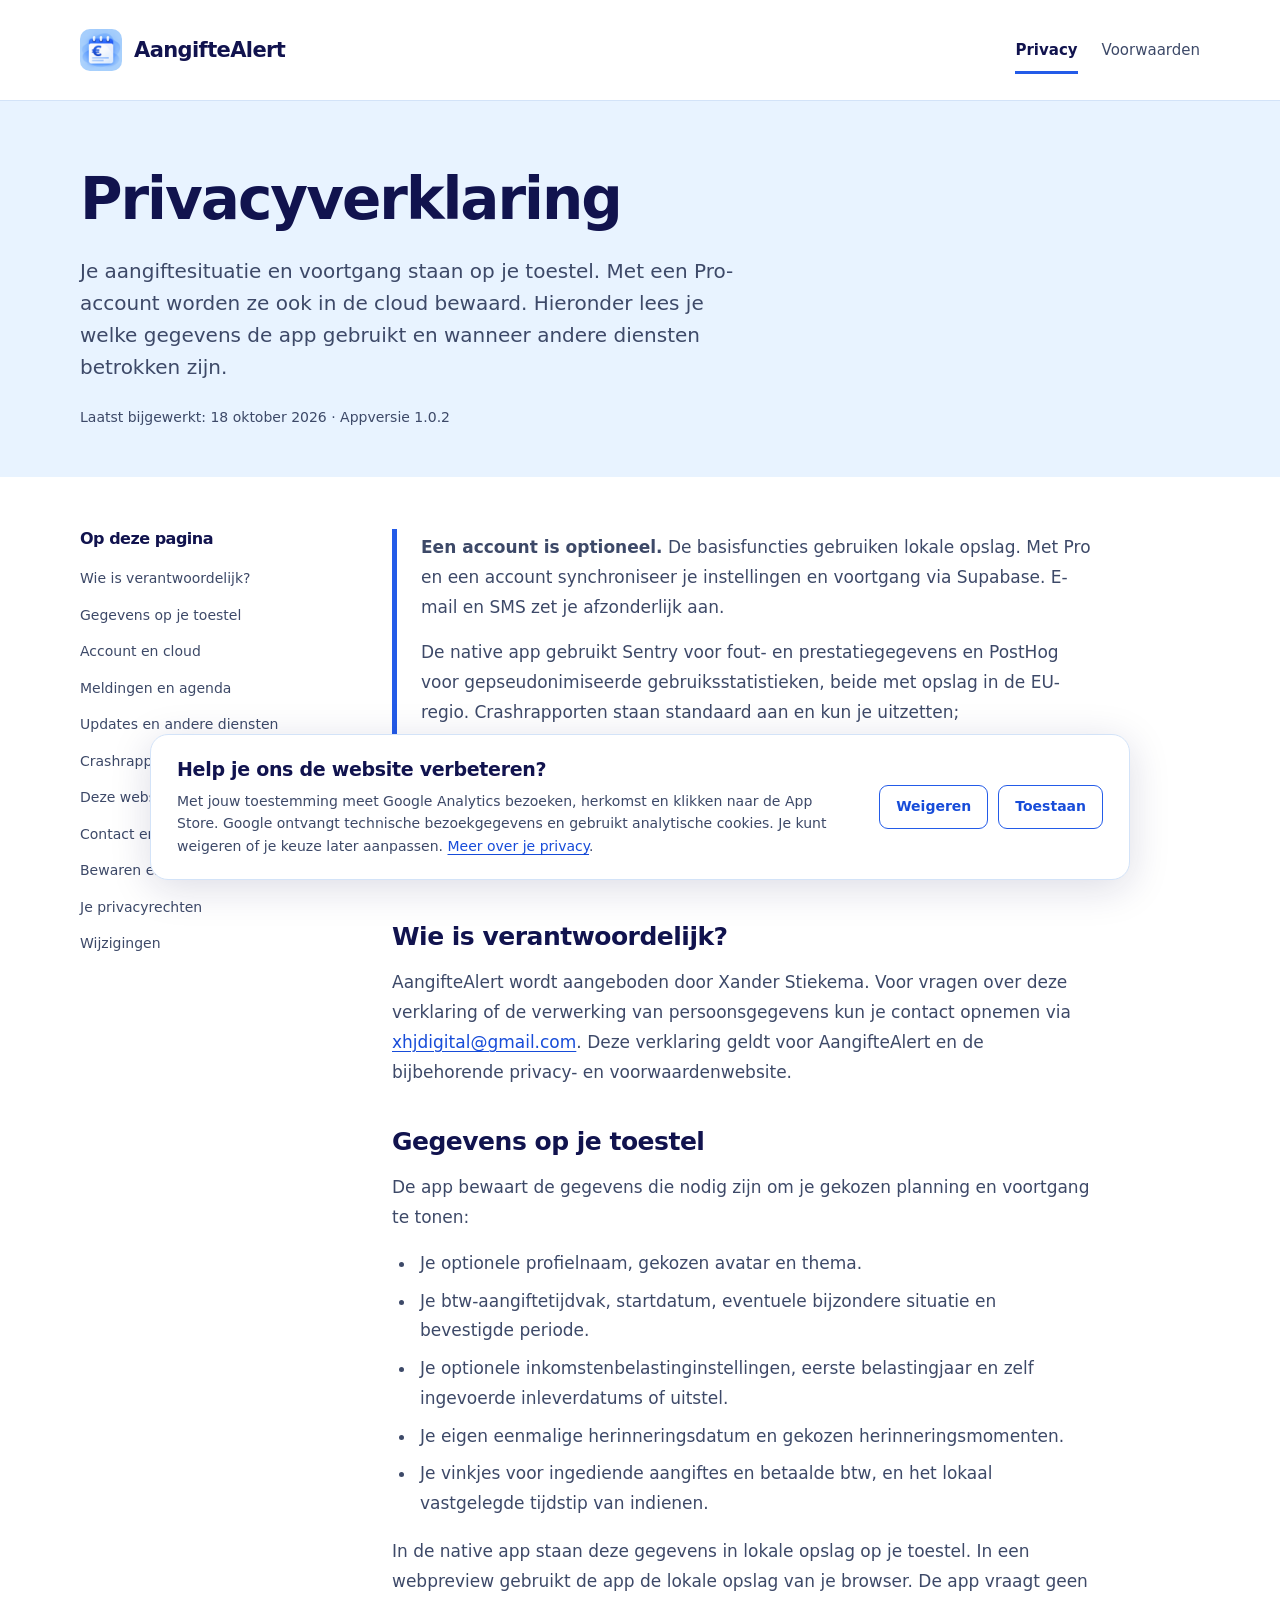
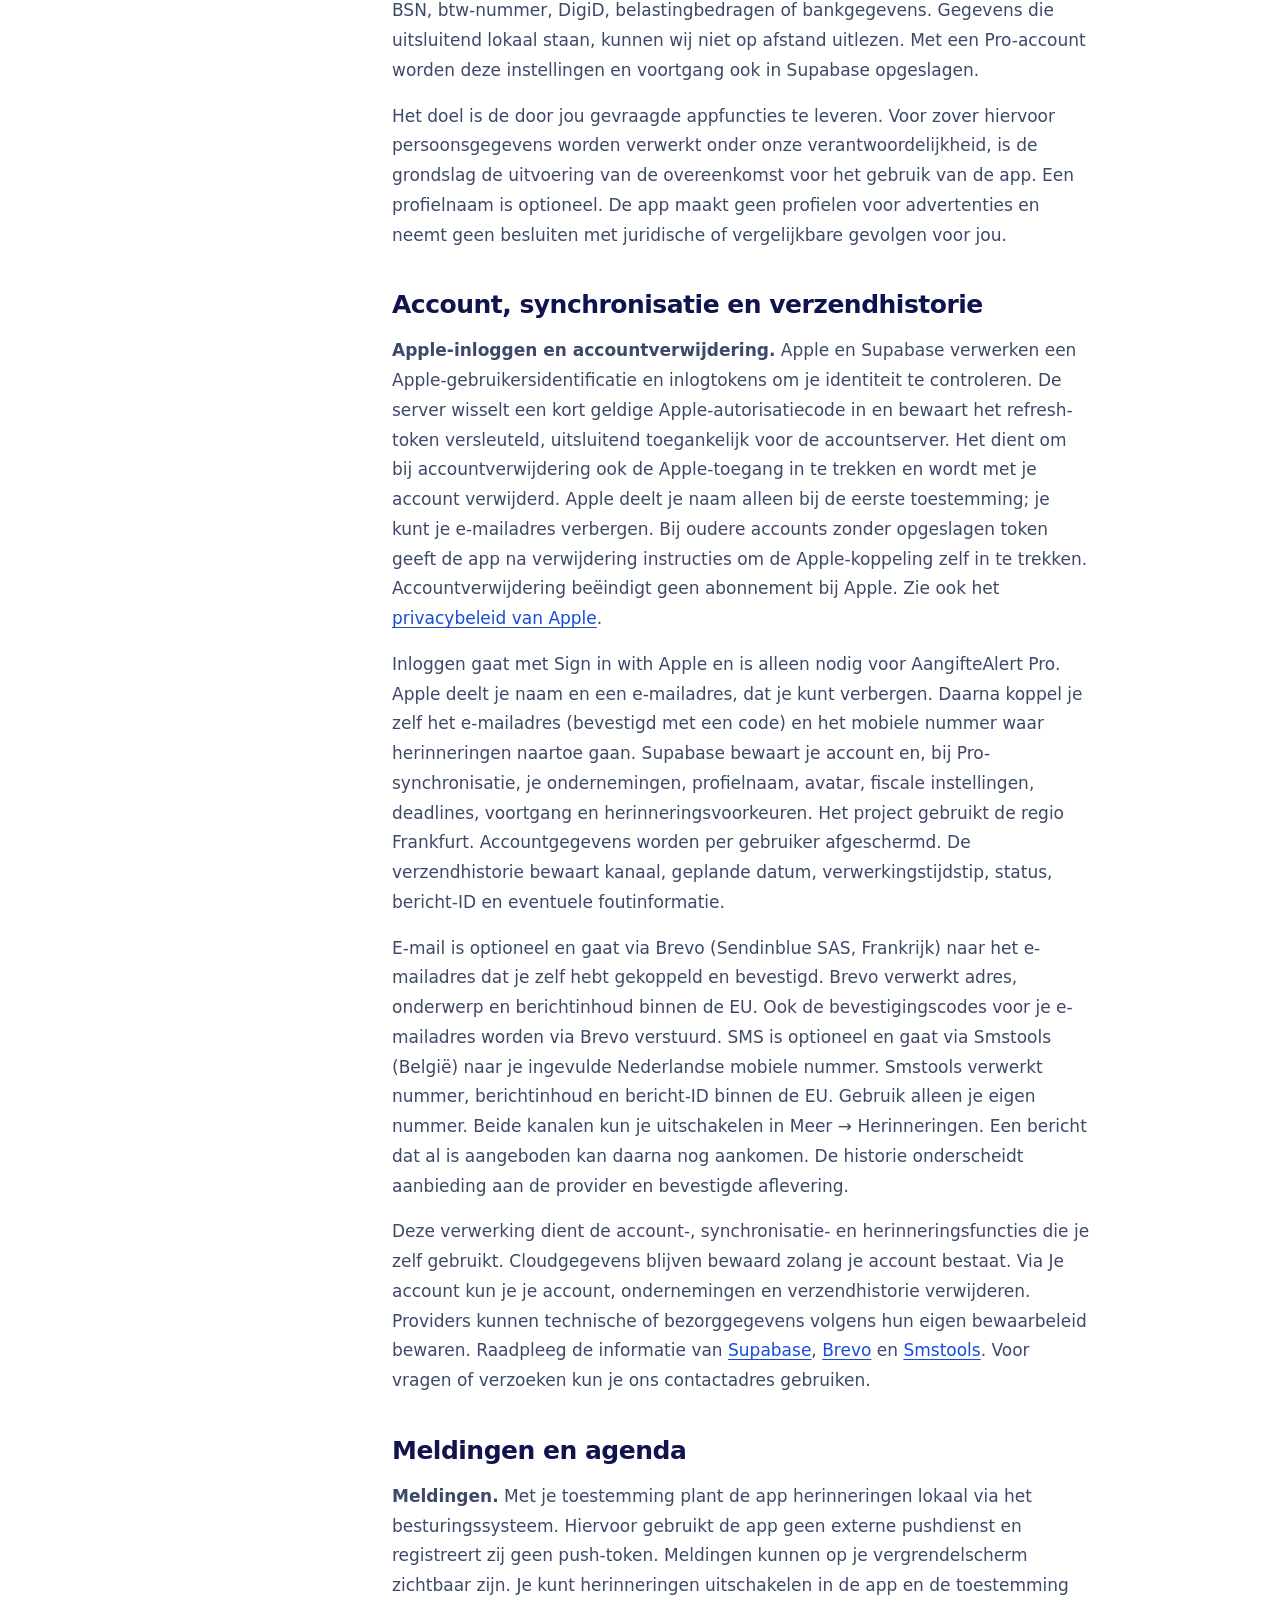
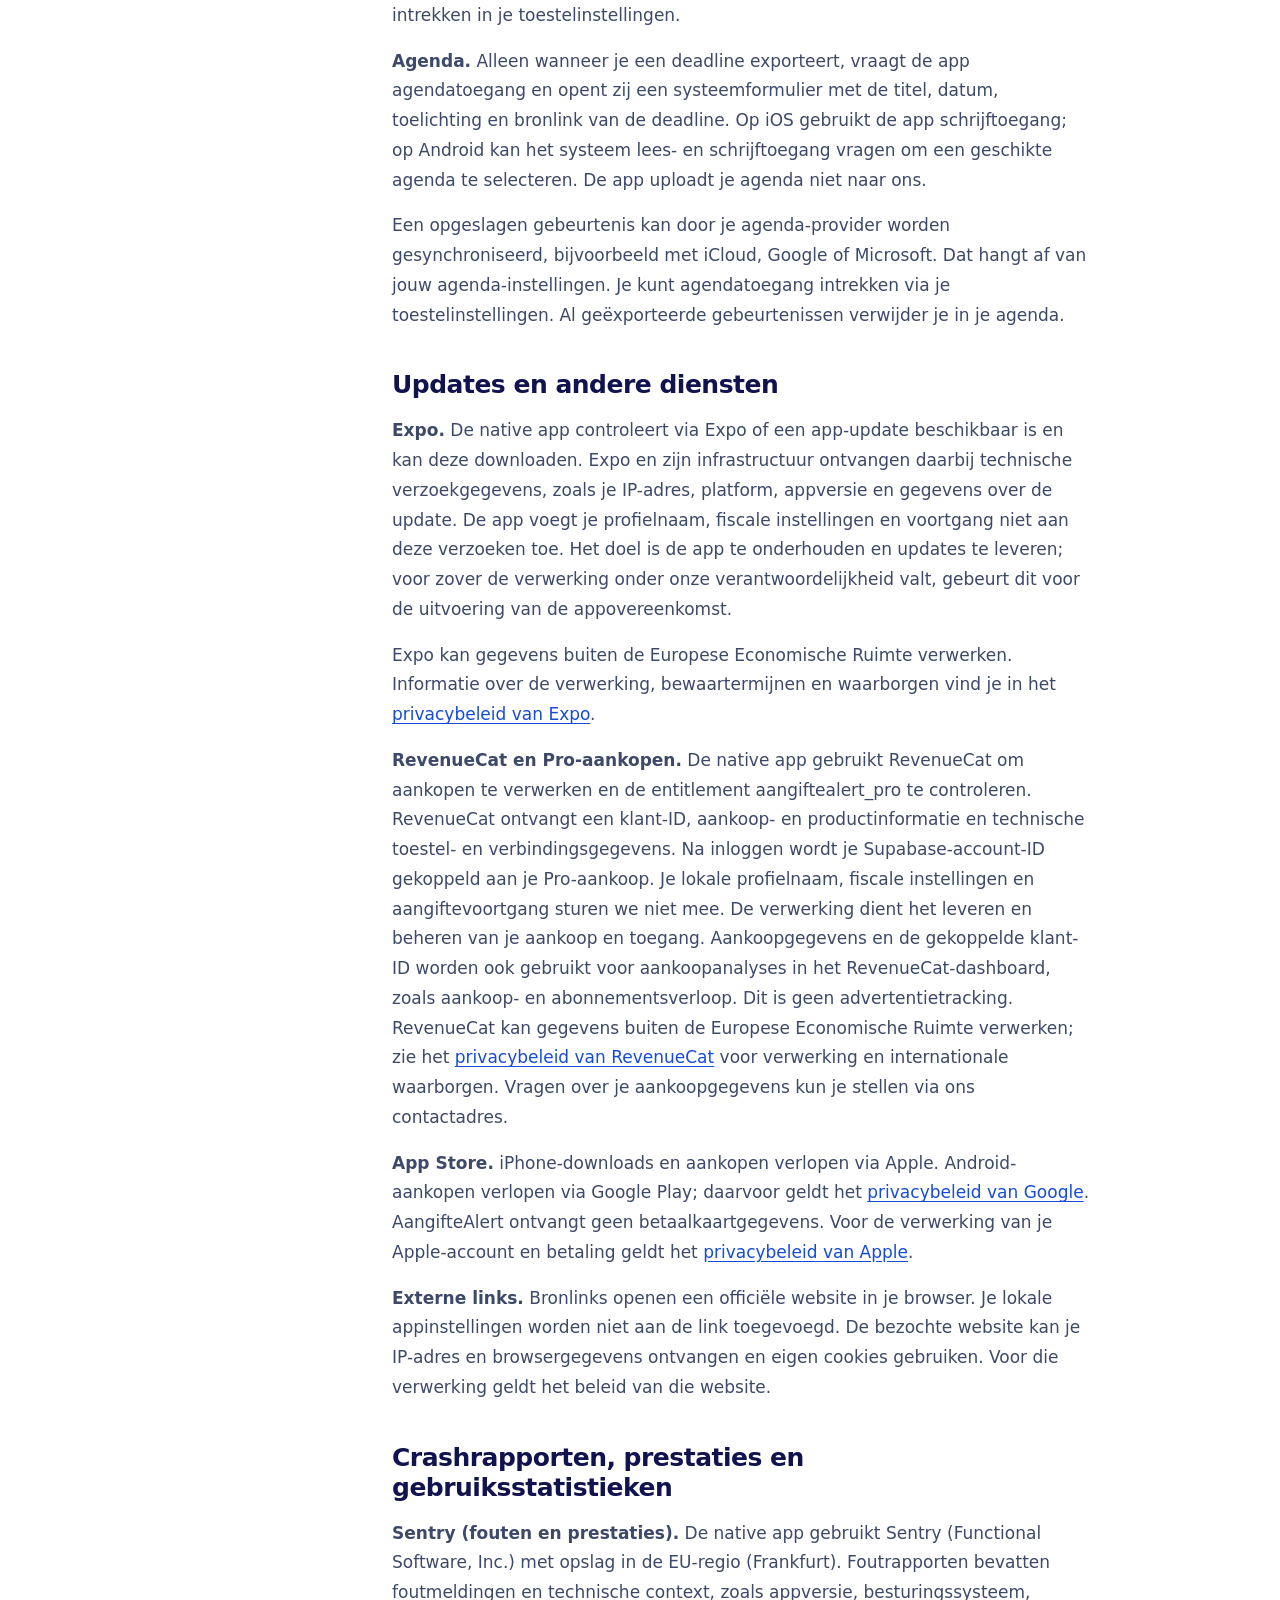
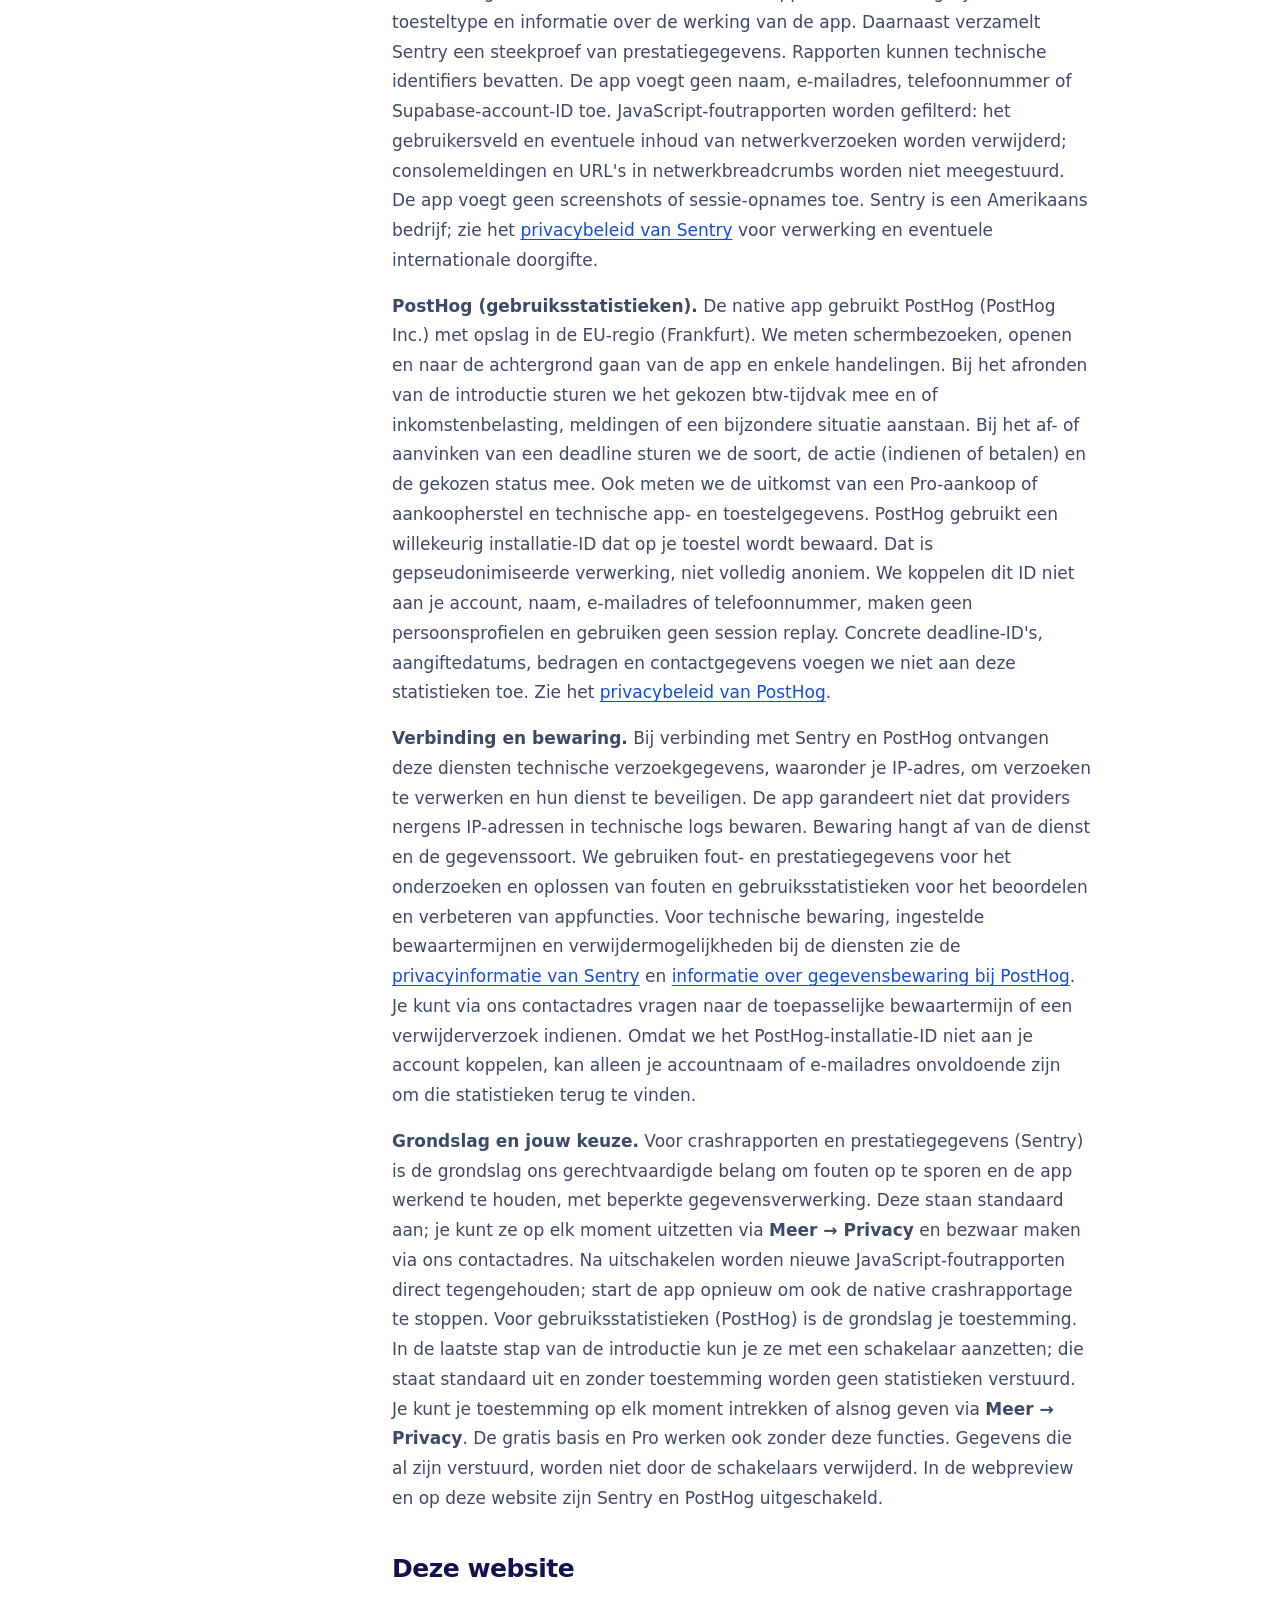
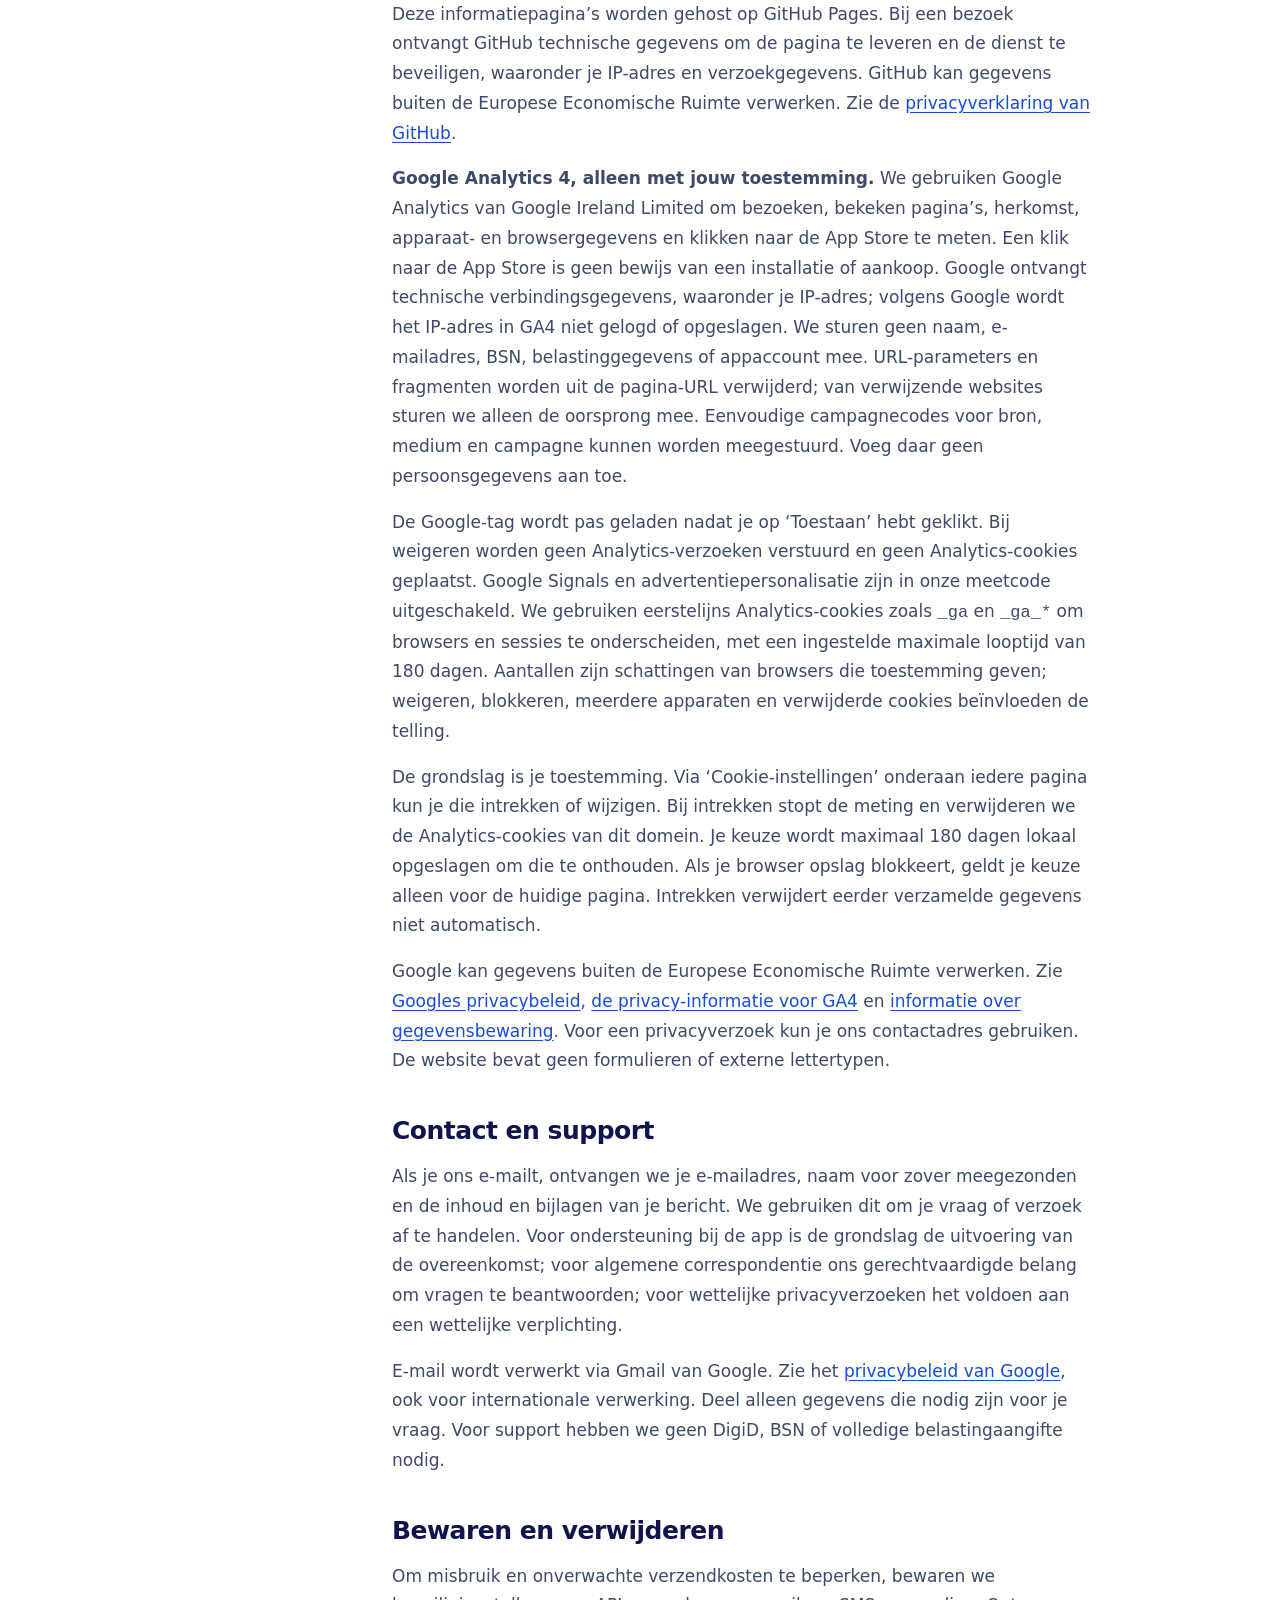
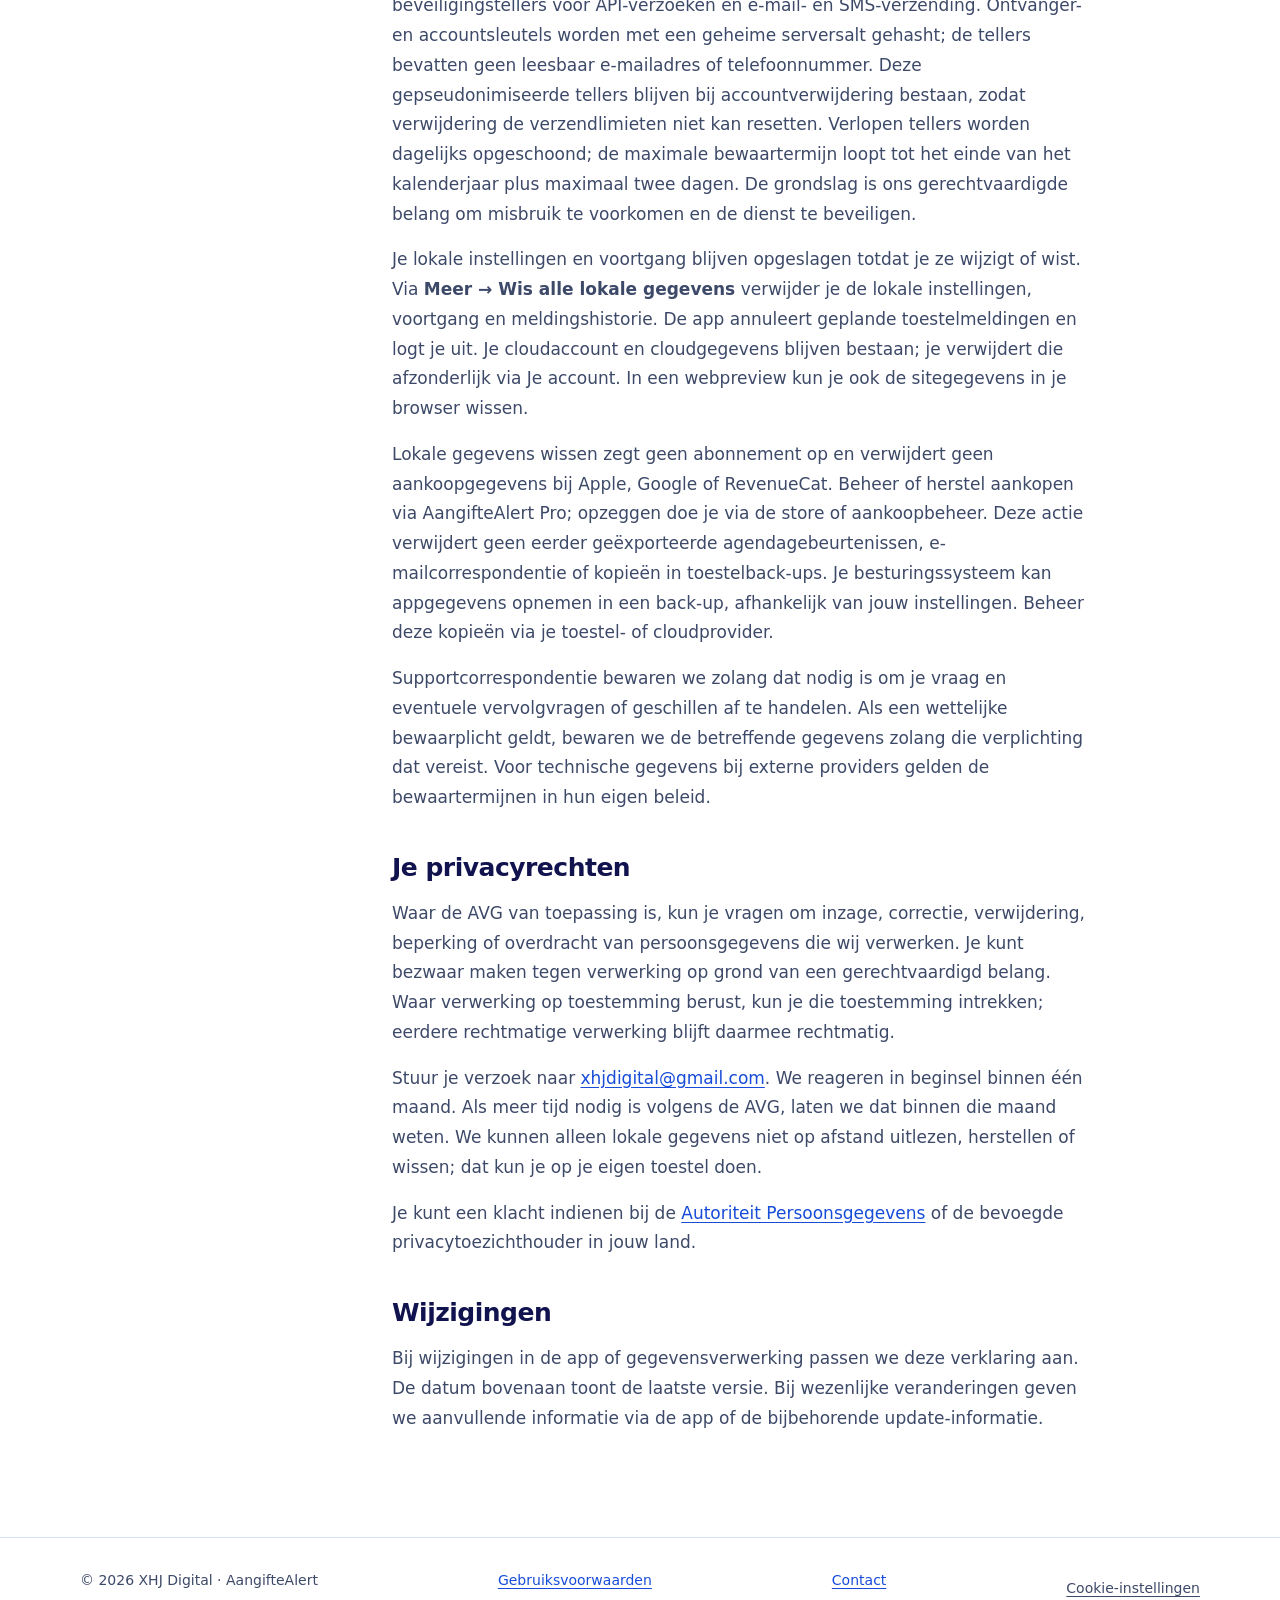
<file: privacy/index.html>
<!doctype html>
<html lang="nl">
<head><meta charset="utf-8"><meta name="viewport" content="width=device-width,initial-scale=1"><meta name="description" content="Hoe AangifteAlert omgaat met lokale gegevens, meldingen, agenda-export, Expo-updates en privacyrechten."><title>Privacyverklaring | AangifteAlert</title><link rel="icon" href="../assets/app-icon-small.png?v=20261018" type="image/png"><link rel="stylesheet" href="../styles.css?v=20261011-1"><link rel="canonical" href="https://aangiftealert.nl/privacy/"><meta name="ga-measurement-id" content="G-WE1Q06W9TV">
<link rel="stylesheet" href="../analytics.css?v=20261018-2">
<script defer src="../analytics.js?v=20261018-2"></script>
</head>
<body>
<a class="skip" href="#inhoud">Ga naar inhoud</a>
<header class="header"><div class="wrap"><a class="brand" href="../"><img src="../assets/app-icon-small.png?v=20261018" width="42" height="42" alt="">AangifteAlert</a><nav aria-label="Hoofdnavigatie"><a href="./" aria-current="page">Privacy</a><a href="../terms/">Voorwaarden</a></nav></div></header>
<main id="inhoud"><div class="intro"><div class="wrap"><h1>Privacyverklaring</h1><p>Je aangiftesituatie en voortgang staan op je toestel. Met een Pro-account worden ze ook in de cloud bewaard. Hieronder lees je welke gegevens de app gebruikt en wanneer andere diensten betrokken zijn.</p><div class="date">Laatst bijgewerkt: <time datetime="2026-10-18">18 oktober 2026</time> · Appversie 1.0.2</div></div></div>
<div class="wrap layout"><aside class="toc" aria-label="Inhoudsopgave"><h2>Op deze pagina</h2><ol><li><a href="#contact">Wie is verantwoordelijk?</a></li><li><a href="#lokaal">Gegevens op je toestel</a></li><li><a href="#cloud">Account en cloud</a></li><li><a href="#toestemming">Meldingen en agenda</a></li><li><a href="#diensten">Updates en andere diensten</a></li><li><a href="#analyse">Crashrapporten en statistieken</a></li><li><a href="#website">Deze website</a></li><li><a href="#support">Contact en support</a></li><li><a href="#bewaren">Bewaren en verwijderen</a></li><li><a href="#rechten">Je privacyrechten</a></li><li><a href="#wijzigingen">Wijzigingen</a></li></ol></aside>
<article aria-label="Privacyverklaring"><div class="summary"><p><strong>Een account is optioneel.</strong> De basisfuncties gebruiken lokale opslag. Met Pro en een account synchroniseer je instellingen en voortgang via Supabase. E-mail en SMS zet je afzonderlijk aan.</p><p>De native app gebruikt Sentry voor fout- en prestatiegegevens en PostHog voor gepseudonimiseerde gebruiksstatistieken, beide met opslag in de EU-regio. Crashrapporten staan standaard aan en kun je uitzetten; gebruiksstatistieken staan uit, tenzij je ze zelf aanzet in de laatste stap van de introductie. Beide wijzig je via <strong>Meer → Privacy</strong>. De app gebruikt geen advertentietracking of sessie-opnames. Aankoopgegevens en technische gegevens worden daarnaast verwerkt voor Pro-toegang, app-updates en externe diensten.</p></div>
<section id="contact"><h2>Wie is verantwoordelijk?</h2><p>AangifteAlert wordt aangeboden door Xander Stiekema. Voor vragen over deze verklaring of de verwerking van persoonsgegevens kun je contact opnemen via <a href="mailto:xhjdigital@gmail.com">xhjdigital@gmail.com</a>. Deze verklaring geldt voor AangifteAlert en de bijbehorende privacy- en voorwaardenwebsite.</p></section>
<section id="lokaal"><h2>Gegevens op je toestel</h2><p>De app bewaart de gegevens die nodig zijn om je gekozen planning en voortgang te tonen:</p><ul><li>Je optionele profielnaam, gekozen avatar en thema.</li><li>Je btw-aangiftetijdvak, startdatum, eventuele bijzondere situatie en bevestigde periode.</li><li>Je optionele inkomstenbelastinginstellingen, eerste belastingjaar en zelf ingevoerde inleverdatums of uitstel.</li><li>Je eigen eenmalige herinneringsdatum en gekozen herinneringsmomenten.</li><li>Je vinkjes voor ingediende aangiftes en betaalde btw, en het lokaal vastgelegde tijdstip van indienen.</li></ul><p>In de native app staan deze gegevens in lokale opslag op je toestel. In een webpreview gebruikt de app de lokale opslag van je browser. De app vraagt geen BSN, btw-nummer, DigiD, belastingbedragen of bankgegevens. Gegevens die uitsluitend lokaal staan, kunnen wij niet op afstand uitlezen. Met een Pro-account worden deze instellingen en voortgang ook in Supabase opgeslagen.</p><p>Het doel is de door jou gevraagde appfuncties te leveren. Voor zover hiervoor persoonsgegevens worden verwerkt onder onze verantwoordelijkheid, is de grondslag de uitvoering van de overeenkomst voor het gebruik van de app. Een profielnaam is optioneel. De app maakt geen profielen voor advertenties en neemt geen besluiten met juridische of vergelijkbare gevolgen voor jou.</p></section>
<section id="cloud"><h2>Account, synchronisatie en verzendhistorie</h2><p><strong>Apple-inloggen en accountverwijdering.</strong> Apple en Supabase verwerken een Apple-gebruikersidentificatie en inlogtokens om je identiteit te controleren. De server wisselt een kort geldige Apple-autorisatiecode in en bewaart het refresh-token versleuteld, uitsluitend toegankelijk voor de accountserver. Het dient om bij accountverwijdering ook de Apple-toegang in te trekken en wordt met je account verwijderd. Apple deelt je naam alleen bij de eerste toestemming; je kunt je e-mailadres verbergen. Bij oudere accounts zonder opgeslagen token geeft de app na verwijdering instructies om de Apple-koppeling zelf in te trekken. Accountverwijdering beëindigt geen abonnement bij Apple. Zie ook het <a href="https://www.apple.com/legal/privacy/nl/">privacybeleid van Apple</a>.</p><p>Inloggen gaat met Sign in with Apple en is alleen nodig voor AangifteAlert Pro. Apple deelt je naam en een e-mailadres, dat je kunt verbergen. Daarna koppel je zelf het e-mailadres (bevestigd met een code) en het mobiele nummer waar herinneringen naartoe gaan. Supabase bewaart je account en, bij Pro-synchronisatie, je ondernemingen, profielnaam, avatar, fiscale instellingen, deadlines, voortgang en herinneringsvoorkeuren. Het project gebruikt de regio Frankfurt. Accountgegevens worden per gebruiker afgeschermd. De verzendhistorie bewaart kanaal, geplande datum, verwerkingstijdstip, status, bericht-ID en eventuele foutinformatie.</p><p>E-mail is optioneel en gaat via Brevo (Sendinblue SAS, Frankrijk) naar het e-mailadres dat je zelf hebt gekoppeld en bevestigd. Brevo verwerkt adres, onderwerp en berichtinhoud binnen de EU. Ook de bevestigingscodes voor je e-mailadres worden via Brevo verstuurd. SMS is optioneel en gaat via Smstools (België) naar je ingevulde Nederlandse mobiele nummer. Smstools verwerkt nummer, berichtinhoud en bericht-ID binnen de EU. Gebruik alleen je eigen nummer. Beide kanalen kun je uitschakelen in Meer → Herinneringen. Een bericht dat al is aangeboden kan daarna nog aankomen. De historie onderscheidt aanbieding aan de provider en bevestigde aflevering.</p><p>Deze verwerking dient de account-, synchronisatie- en herinneringsfuncties die je zelf gebruikt. Cloudgegevens blijven bewaard zolang je account bestaat. Via Je account kun je je account, ondernemingen en verzendhistorie verwijderen. Providers kunnen technische of bezorggegevens volgens hun eigen bewaarbeleid bewaren. Raadpleeg de informatie van <a href="https://supabase.com/privacy">Supabase</a>, <a href="https://www.brevo.com/legal/privacypolicy/">Brevo</a> en <a href="https://www.smstools.com/en/privacy">Smstools</a>. Voor vragen of verzoeken kun je ons contactadres gebruiken.</p></section>
<section id="toestemming"><h2>Meldingen en agenda</h2><p><strong>Meldingen.</strong> Met je toestemming plant de app herinneringen lokaal via het besturingssysteem. Hiervoor gebruikt de app geen externe pushdienst en registreert zij geen push-token. Meldingen kunnen op je vergrendelscherm zichtbaar zijn. Je kunt herinneringen uitschakelen in de app en de toestemming intrekken in je toestelinstellingen.</p><p><strong>Agenda.</strong> Alleen wanneer je een deadline exporteert, vraagt de app agendatoegang en opent zij een systeemformulier met de titel, datum, toelichting en bronlink van de deadline. Op iOS gebruikt de app schrijftoegang; op Android kan het systeem lees- en schrijftoegang vragen om een geschikte agenda te selecteren. De app uploadt je agenda niet naar ons.</p><p>Een opgeslagen gebeurtenis kan door je agenda-provider worden gesynchroniseerd, bijvoorbeeld met iCloud, Google of Microsoft. Dat hangt af van jouw agenda-instellingen. Je kunt agendatoegang intrekken via je toestelinstellingen. Al geëxporteerde gebeurtenissen verwijder je in je agenda.</p></section>
<section id="diensten"><h2>Updates en andere diensten</h2><p><strong>Expo.</strong> De native app controleert via Expo of een app-update beschikbaar is en kan deze downloaden. Expo en zijn infrastructuur ontvangen daarbij technische verzoekgegevens, zoals je IP-adres, platform, appversie en gegevens over de update. De app voegt je profielnaam, fiscale instellingen en voortgang niet aan deze verzoeken toe. Het doel is de app te onderhouden en updates te leveren; voor zover de verwerking onder onze verantwoordelijkheid valt, gebeurt dit voor de uitvoering van de appovereenkomst.</p><p>Expo kan gegevens buiten de Europese Economische Ruimte verwerken. Informatie over de verwerking, bewaartermijnen en waarborgen vind je in het <a href="https://expo.dev/privacy">privacybeleid van Expo</a>.</p><p><strong>RevenueCat en Pro-aankopen.</strong> De native app gebruikt RevenueCat om aankopen te verwerken en de entitlement aangiftealert_pro te controleren. RevenueCat ontvangt een klant-ID, aankoop- en productinformatie en technische toestel- en verbindingsgegevens. Na inloggen wordt je Supabase-account-ID gekoppeld aan je Pro-aankoop. Je lokale profielnaam, fiscale instellingen en aangiftevoortgang sturen we niet mee. De verwerking dient het leveren en beheren van je aankoop en toegang. Aankoopgegevens en de gekoppelde klant-ID worden ook gebruikt voor aankoopanalyses in het RevenueCat-dashboard, zoals aankoop- en abonnementsverloop. Dit is geen advertentietracking. RevenueCat kan gegevens buiten de Europese Economische Ruimte verwerken; zie het <a href="https://www.revenuecat.com/privacy">privacybeleid van RevenueCat</a> voor verwerking en internationale waarborgen. Vragen over je aankoopgegevens kun je stellen via ons contactadres.</p><p><strong>App Store.</strong> iPhone-downloads en aankopen verlopen via Apple. Android-aankopen verlopen via Google Play; daarvoor geldt het <a href="https://policies.google.com/privacy?hl=nl">privacybeleid van Google</a>. AangifteAlert ontvangt geen betaalkaartgegevens. Voor de verwerking van je Apple-account en betaling geldt het <a href="https://www.apple.com/legal/privacy/nl/">privacybeleid van Apple</a>.</p><p><strong>Externe links.</strong> Bronlinks openen een officiële website in je browser. Je lokale appinstellingen worden niet aan de link toegevoegd. De bezochte website kan je IP-adres en browsergegevens ontvangen en eigen cookies gebruiken. Voor die verwerking geldt het beleid van die website.</p></section>
<section id="analyse"><h2>Crashrapporten, prestaties en gebruiksstatistieken</h2><p><strong>Sentry (fouten en prestaties).</strong> De native app gebruikt Sentry (Functional Software, Inc.) met opslag in de EU-regio (Frankfurt). Foutrapporten bevatten foutmeldingen en technische context, zoals appversie, besturingssysteem, toesteltype en informatie over de werking van de app. Daarnaast verzamelt Sentry een steekproef van prestatiegegevens. Rapporten kunnen technische identifiers bevatten. De app voegt geen naam, e-mailadres, telefoonnummer of Supabase-account-ID toe. JavaScript-foutrapporten worden gefilterd: het gebruikersveld en eventuele inhoud van netwerkverzoeken worden verwijderd; consolemeldingen en URL's in netwerkbreadcrumbs worden niet meegestuurd. De app voegt geen screenshots of sessie-opnames toe. Sentry is een Amerikaans bedrijf; zie het <a href="https://sentry.io/privacy/">privacybeleid van Sentry</a> voor verwerking en eventuele internationale doorgifte.</p><p><strong>PostHog (gebruiksstatistieken).</strong> De native app gebruikt PostHog (PostHog Inc.) met opslag in de EU-regio (Frankfurt). We meten schermbezoeken, openen en naar de achtergrond gaan van de app en enkele handelingen. Bij het afronden van de introductie sturen we het gekozen btw-tijdvak mee en of inkomstenbelasting, meldingen of een bijzondere situatie aanstaan. Bij het af- of aanvinken van een deadline sturen we de soort, de actie (indienen of betalen) en de gekozen status mee. Ook meten we de uitkomst van een Pro-aankoop of aankoopherstel en technische app- en toestelgegevens. PostHog gebruikt een willekeurig installatie-ID dat op je toestel wordt bewaard. Dat is gepseudonimiseerde verwerking, niet volledig anoniem. We koppelen dit ID niet aan je account, naam, e-mailadres of telefoonnummer, maken geen persoonsprofielen en gebruiken geen session replay. Concrete deadline-ID's, aangiftedatums, bedragen en contactgegevens voegen we niet aan deze statistieken toe. Zie het <a href="https://posthog.com/privacy">privacybeleid van PostHog</a>.</p><p><strong>Verbinding en bewaring.</strong> Bij verbinding met Sentry en PostHog ontvangen deze diensten technische verzoekgegevens, waaronder je IP-adres, om verzoeken te verwerken en hun dienst te beveiligen. De app garandeert niet dat providers nergens IP-adressen in technische logs bewaren. Bewaring hangt af van de dienst en de gegevenssoort. We gebruiken fout- en prestatiegegevens voor het onderzoeken en oplossen van fouten en gebruiksstatistieken voor het beoordelen en verbeteren van appfuncties. Voor technische bewaring, ingestelde bewaartermijnen en verwijdermogelijkheden bij de diensten zie de <a href="https://sentry.io/privacy/">privacyinformatie van Sentry</a> en <a href="https://posthog.com/docs/privacy/data-storage">informatie over gegevensbewaring bij PostHog</a>. Je kunt via ons contactadres vragen naar de toepasselijke bewaartermijn of een verwijderverzoek indienen. Omdat we het PostHog-installatie-ID niet aan je account koppelen, kan alleen je accountnaam of e-mailadres onvoldoende zijn om die statistieken terug te vinden.</p><p><strong>Grondslag en jouw keuze.</strong> Voor crashrapporten en prestatiegegevens (Sentry) is de grondslag ons gerechtvaardigde belang om fouten op te sporen en de app werkend te houden, met beperkte gegevensverwerking. Deze staan standaard aan; je kunt ze op elk moment uitzetten via <strong>Meer → Privacy</strong> en bezwaar maken via ons contactadres. Na uitschakelen worden nieuwe JavaScript-foutrapporten direct tegengehouden; start de app opnieuw om ook de native crashrapportage te stoppen. Voor gebruiksstatistieken (PostHog) is de grondslag je toestemming. In de laatste stap van de introductie kun je ze met een schakelaar aanzetten; die staat standaard uit en zonder toestemming worden geen statistieken verstuurd. Je kunt je toestemming op elk moment intrekken of alsnog geven via <strong>Meer → Privacy</strong>. De gratis basis en Pro werken ook zonder deze functies. Gegevens die al zijn verstuurd, worden niet door de schakelaars verwijderd. In de webpreview en op deze website zijn Sentry en PostHog uitgeschakeld.</p></section>
<section id="website"><h2>Deze website</h2><p>Deze informatiepagina’s worden gehost op GitHub Pages. Bij een bezoek ontvangt GitHub technische gegevens om de pagina te leveren en de dienst te beveiligen, waaronder je IP-adres en verzoekgegevens. GitHub kan gegevens buiten de Europese Economische Ruimte verwerken. Zie de <a href="https://docs.github.com/en/site-policy/privacy-policies/github-general-privacy-statement">privacyverklaring van GitHub</a>.</p><p><strong>Google Analytics 4, alleen met jouw toestemming.</strong> We gebruiken Google Analytics van Google Ireland Limited om bezoeken, bekeken pagina’s, herkomst, apparaat- en browsergegevens en klikken naar de App Store te meten. Een klik naar de App Store is geen bewijs van een installatie of aankoop. Google ontvangt technische verbindingsgegevens, waaronder je IP-adres; volgens Google wordt het IP-adres in GA4 niet gelogd of opgeslagen. We sturen geen naam, e-mailadres, BSN, belastinggegevens of appaccount mee. URL-parameters en fragmenten worden uit de pagina-URL verwijderd; van verwijzende websites sturen we alleen de oorsprong mee. Eenvoudige campagnecodes voor bron, medium en campagne kunnen worden meegestuurd. Voeg daar geen persoonsgegevens aan toe.</p><p>De Google-tag wordt pas geladen nadat je op ‘Toestaan’ hebt geklikt. Bij weigeren worden geen Analytics-verzoeken verstuurd en geen Analytics-cookies geplaatst. Google Signals en advertentiepersonalisatie zijn in onze meetcode uitgeschakeld. We gebruiken eerstelijns Analytics-cookies zoals <code>_ga</code> en <code>_ga_*</code> om browsers en sessies te onderscheiden, met een ingestelde maximale looptijd van 180 dagen. Aantallen zijn schattingen van browsers die toestemming geven; weigeren, blokkeren, meerdere apparaten en verwijderde cookies beïnvloeden de telling.</p><p>De grondslag is je toestemming. Via ‘Cookie-instellingen’ onderaan iedere pagina kun je die intrekken of wijzigen. Bij intrekken stopt de meting en verwijderen we de Analytics-cookies van dit domein. Je keuze wordt maximaal 180 dagen lokaal opgeslagen om die te onthouden. Als je browser opslag blokkeert, geldt je keuze alleen voor de huidige pagina. Intrekken verwijdert eerder verzamelde gegevens niet automatisch.</p><p>Google kan gegevens buiten de Europese Economische Ruimte verwerken. Zie <a href="https://policies.google.com/privacy?hl=nl">Googles privacybeleid</a>, <a href="https://support.google.com/analytics/answer/12017362?hl=nl">de privacy-informatie voor GA4</a> en <a href="https://support.google.com/analytics/answer/7667196?hl=nl">informatie over gegevensbewaring</a>. Voor een privacyverzoek kun je ons contactadres gebruiken. De website bevat geen formulieren of externe lettertypen.</p></section>
<section id="support"><h2>Contact en support</h2><p>Als je ons e-mailt, ontvangen we je e-mailadres, naam voor zover meegezonden en de inhoud en bijlagen van je bericht. We gebruiken dit om je vraag of verzoek af te handelen. Voor ondersteuning bij de app is de grondslag de uitvoering van de overeenkomst; voor algemene correspondentie ons gerechtvaardigde belang om vragen te beantwoorden; voor wettelijke privacyverzoeken het voldoen aan een wettelijke verplichting.</p><p>E-mail wordt verwerkt via Gmail van Google. Zie het <a href="https://policies.google.com/privacy?hl=nl">privacybeleid van Google</a>, ook voor internationale verwerking. Deel alleen gegevens die nodig zijn voor je vraag. Voor support hebben we geen DigiD, BSN of volledige belastingaangifte nodig.</p></section>
<section id="bewaren"><h2>Bewaren en verwijderen</h2><p>Om misbruik en onverwachte verzendkosten te beperken, bewaren we beveiligingstellers voor API-verzoeken en e-mail- en SMS-verzending. Ontvanger- en accountsleutels worden met een geheime serversalt gehasht; de tellers bevatten geen leesbaar e-mailadres of telefoonnummer. Deze gepseudonimiseerde tellers blijven bij accountverwijdering bestaan, zodat verwijdering de verzendlimieten niet kan resetten. Verlopen tellers worden dagelijks opgeschoond; de maximale bewaartermijn loopt tot het einde van het kalenderjaar plus maximaal twee dagen. De grondslag is ons gerechtvaardigde belang om misbruik te voorkomen en de dienst te beveiligen.</p><p>Je lokale instellingen en voortgang blijven opgeslagen totdat je ze wijzigt of wist. Via <strong>Meer → Wis alle lokale gegevens</strong> verwijder je de lokale instellingen, voortgang en meldingshistorie. De app annuleert geplande toestelmeldingen en logt je uit. Je cloudaccount en cloudgegevens blijven bestaan; je verwijdert die afzonderlijk via Je account. In een webpreview kun je ook de sitegegevens in je browser wissen.</p><p>Lokale gegevens wissen zegt geen abonnement op en verwijdert geen aankoopgegevens bij Apple, Google of RevenueCat. Beheer of herstel aankopen via AangifteAlert Pro; opzeggen doe je via de store of aankoopbeheer. Deze actie verwijdert geen eerder geëxporteerde agendagebeurtenissen, e-mailcorrespondentie of kopieën in toestelback-ups. Je besturingssysteem kan appgegevens opnemen in een back-up, afhankelijk van jouw instellingen. Beheer deze kopieën via je toestel- of cloudprovider.</p><p>Supportcorrespondentie bewaren we zolang dat nodig is om je vraag en eventuele vervolgvragen of geschillen af te handelen. Als een wettelijke bewaarplicht geldt, bewaren we de betreffende gegevens zolang die verplichting dat vereist. Voor technische gegevens bij externe providers gelden de bewaartermijnen in hun eigen beleid.</p></section>
<section id="rechten"><h2>Je privacyrechten</h2><p>Waar de AVG van toepassing is, kun je vragen om inzage, correctie, verwijdering, beperking of overdracht van persoonsgegevens die wij verwerken. Je kunt bezwaar maken tegen verwerking op grond van een gerechtvaardigd belang. Waar verwerking op toestemming berust, kun je die toestemming intrekken; eerdere rechtmatige verwerking blijft daarmee rechtmatig.</p><p>Stuur je verzoek naar <a href="mailto:xhjdigital@gmail.com">xhjdigital@gmail.com</a>. We reageren in beginsel binnen één maand. Als meer tijd nodig is volgens de AVG, laten we dat binnen die maand weten. We kunnen alleen lokale gegevens niet op afstand uitlezen, herstellen of wissen; dat kun je op je eigen toestel doen.</p><p>Je kunt een klacht indienen bij de <a href="https://autoriteitpersoonsgegevens.nl/">Autoriteit Persoonsgegevens</a> of de bevoegde privacytoezichthouder in jouw land.</p></section>
<section id="wijzigingen"><h2>Wijzigingen</h2><p>Bij wijzigingen in de app of gegevensverwerking passen we deze verklaring aan. De datum bovenaan toont de laatste versie. Bij wezenlijke veranderingen geven we aanvullende informatie via de app of de bijbehorende update-informatie.</p></section>
</article></div></main>
<footer class="footer"><div class="wrap"><p>© 2026 XHJ Digital · AangifteAlert</p><a href="../terms/">Gebruiksvoorwaarden</a><a href="mailto:xhjdigital@gmail.com">Contact</a></div></footer>
</body></html>
</file>
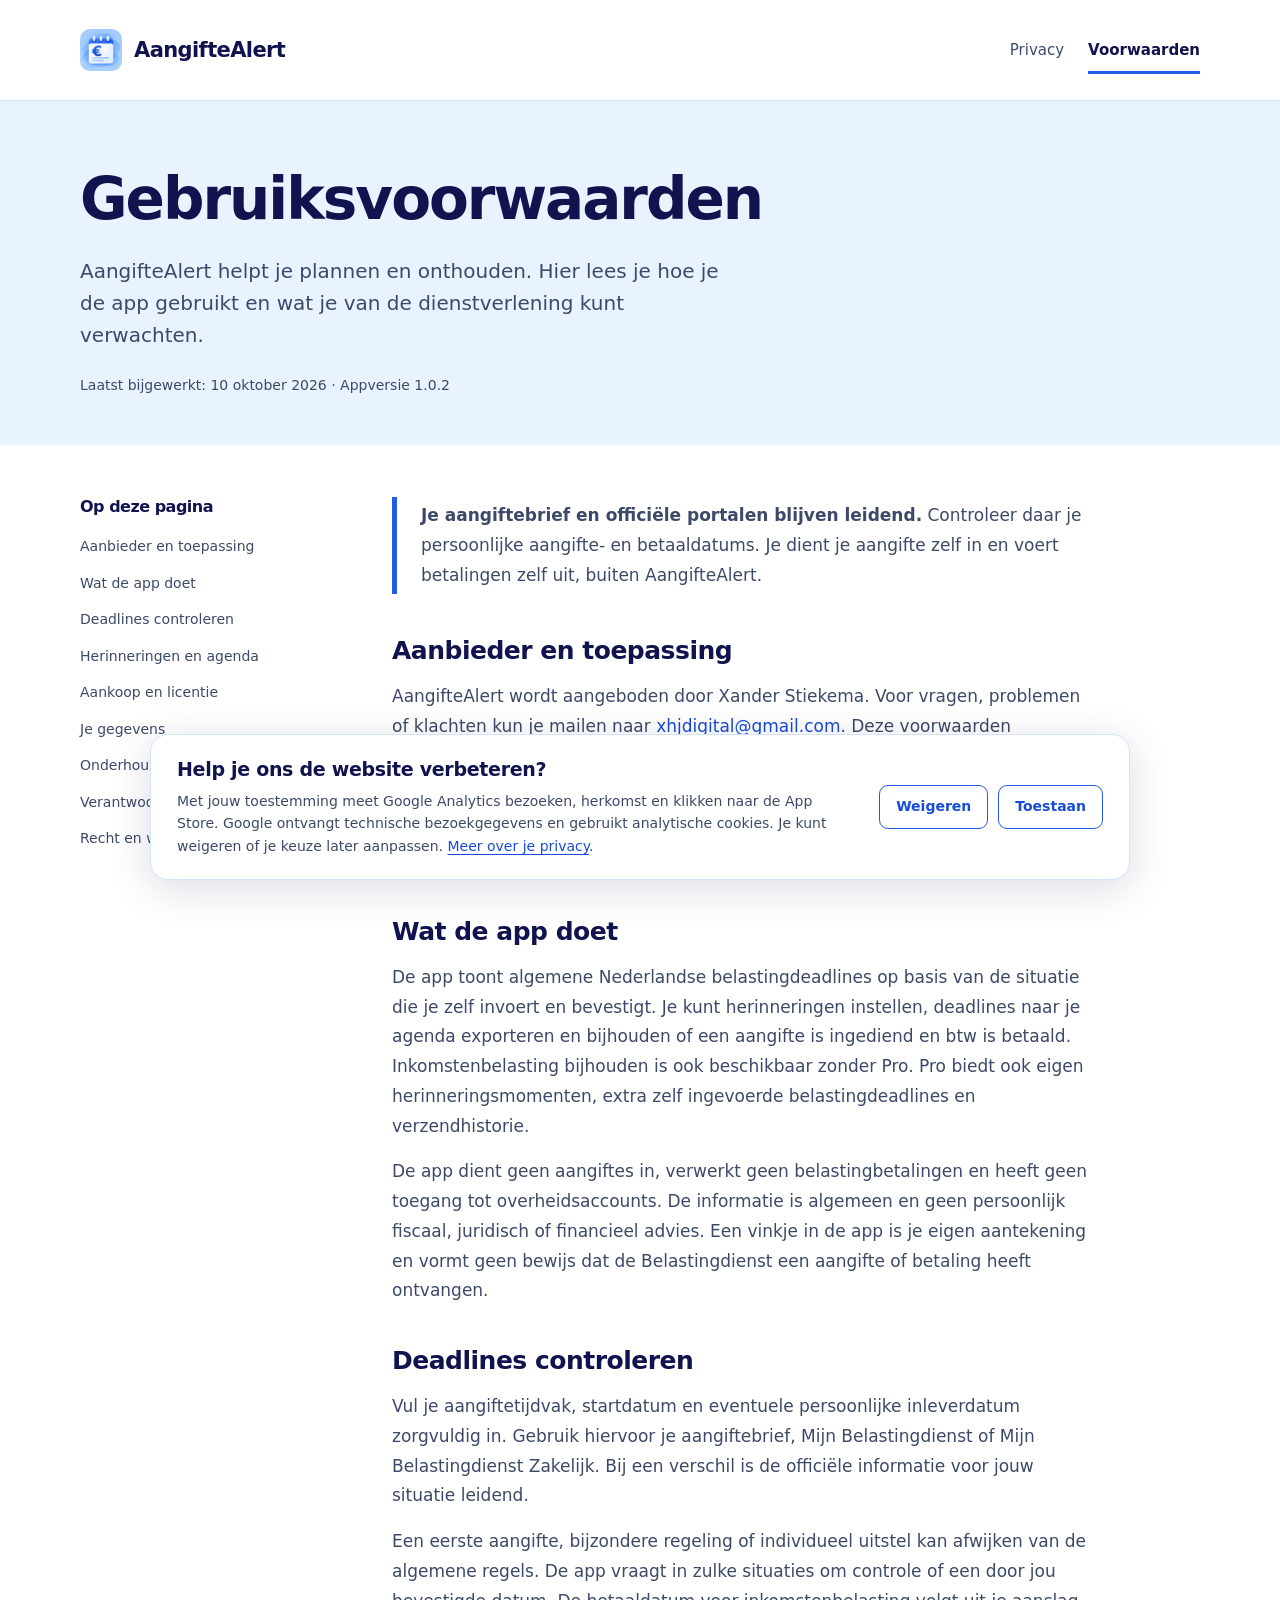
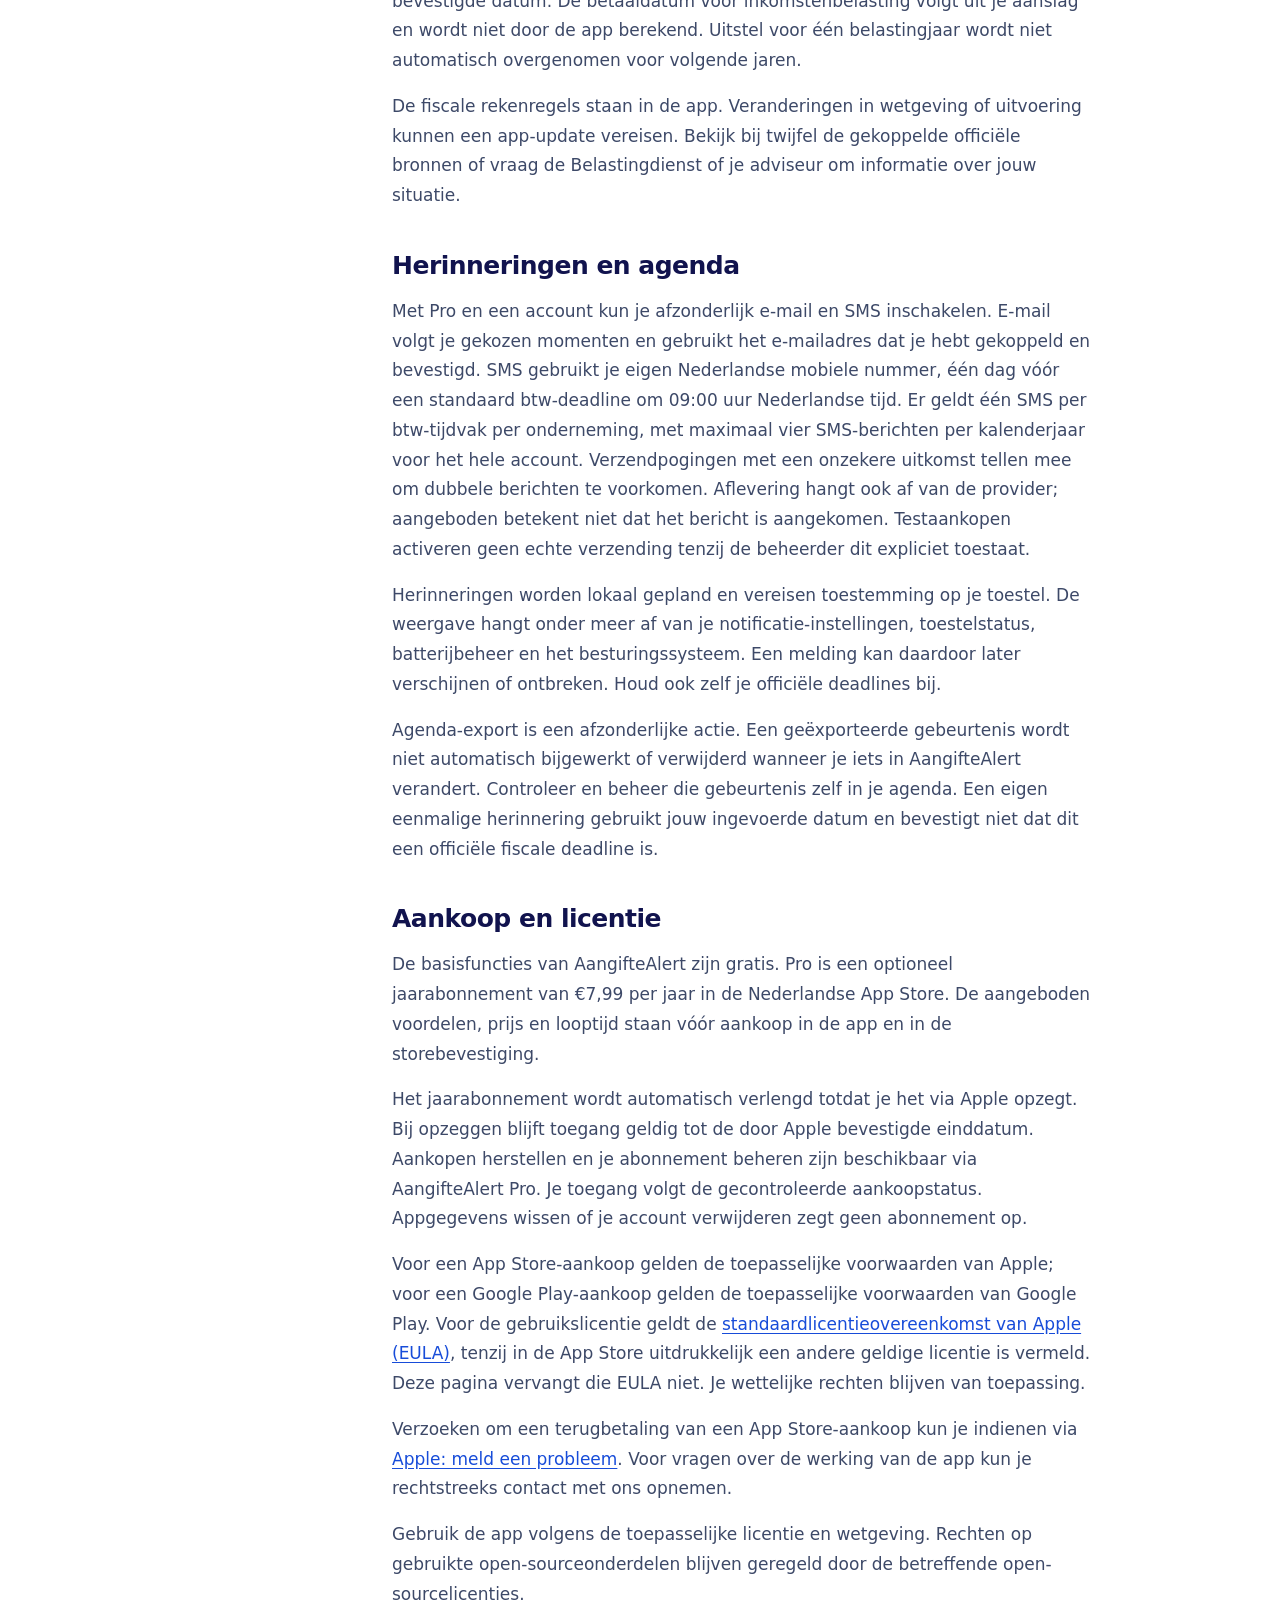
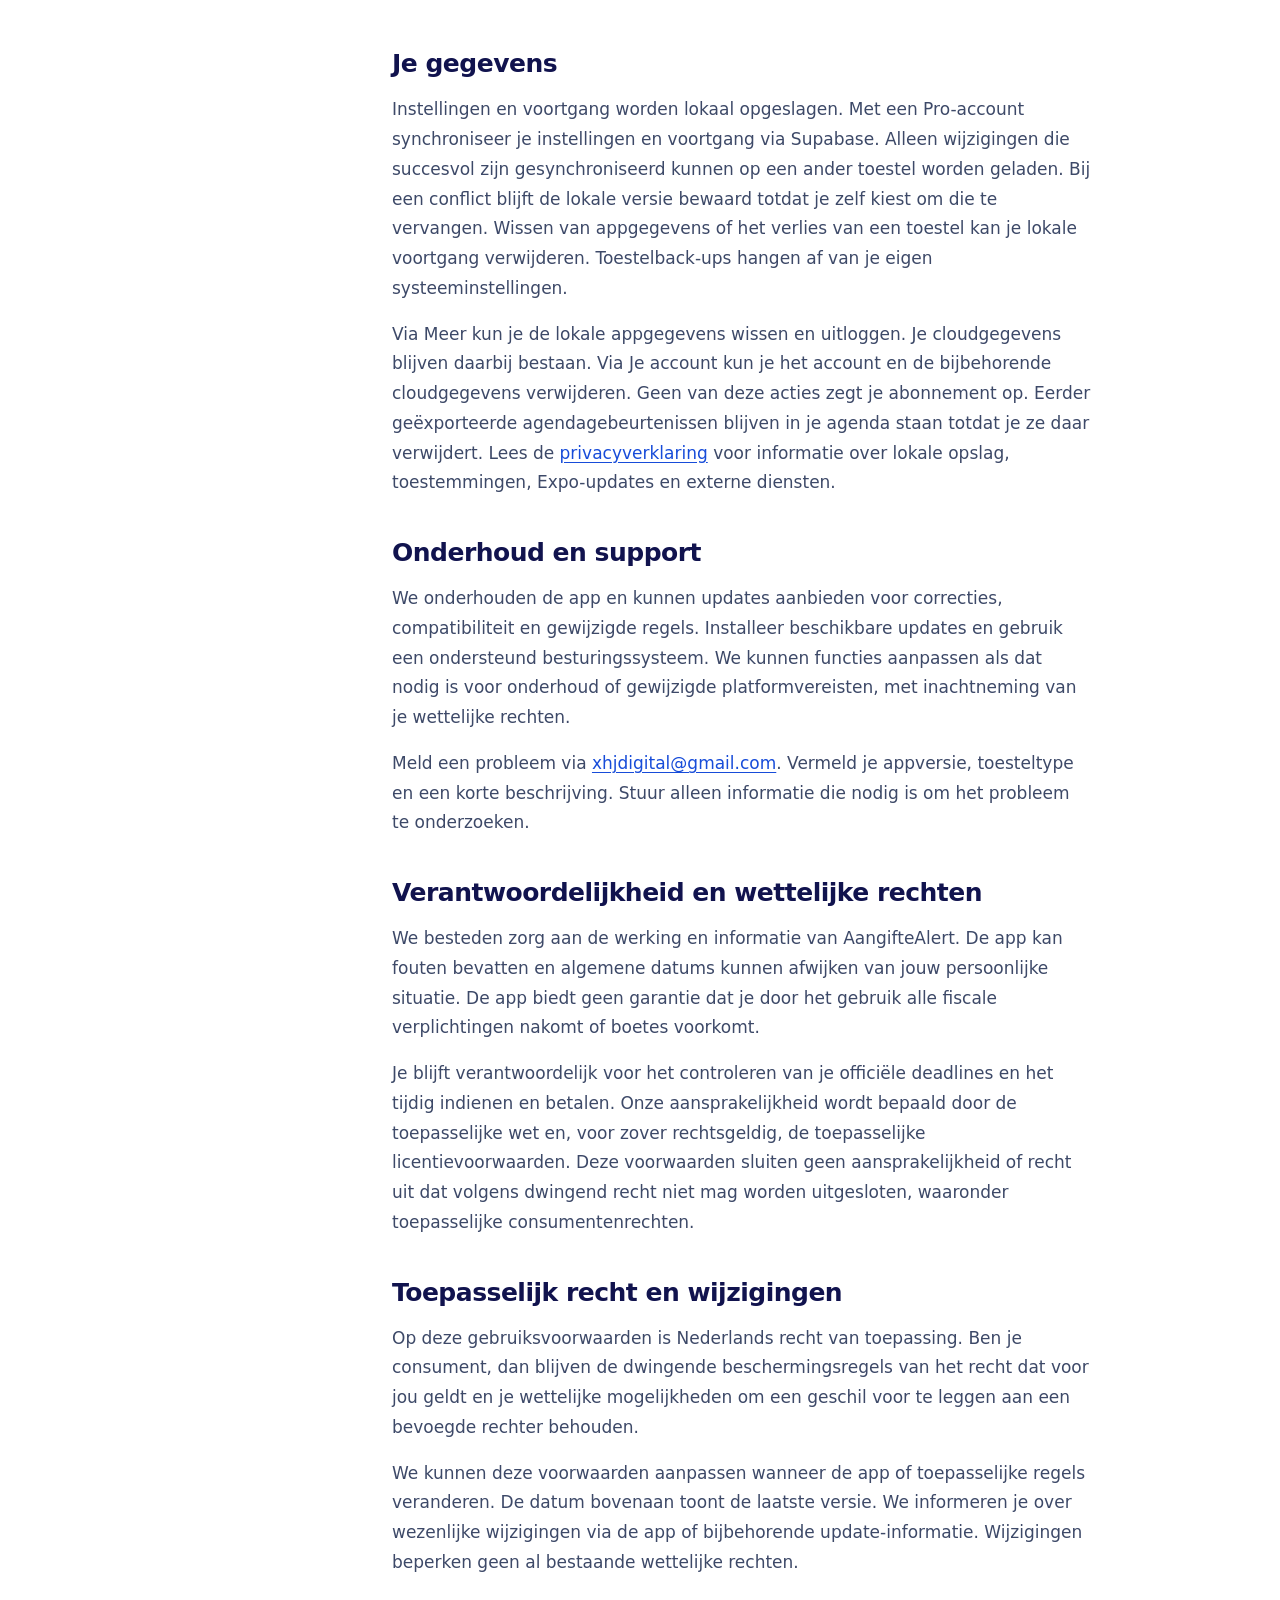
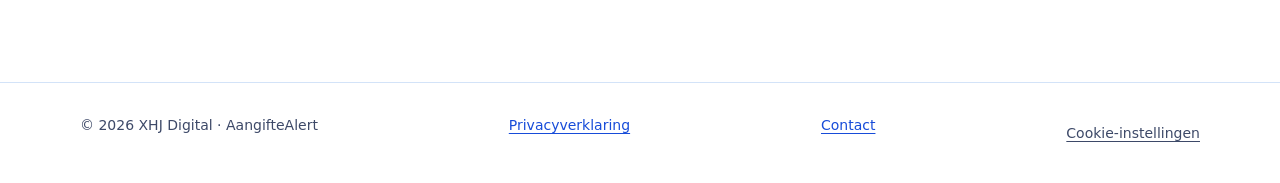
<file: terms/index.html>
<!doctype html>
<html lang="nl">
<head><meta charset="utf-8"><meta name="viewport" content="width=device-width,initial-scale=1"><meta name="description" content="Gebruiksvoorwaarden van AangifteAlert: belastingdeadlines, herinneringen, lokale opslag, App Store-aankopen en support."><title>Gebruiksvoorwaarden | AangifteAlert</title><link rel="icon" href="../assets/app-icon-small.png?v=20261018" type="image/png"><link rel="stylesheet" href="../styles.css?v=20261011-1"><link rel="canonical" href="https://aangiftealert.nl/terms/"><meta name="ga-measurement-id" content="G-WE1Q06W9TV">
<link rel="stylesheet" href="../analytics.css?v=20261018-2">
<script defer src="../analytics.js?v=20261018-2"></script>
</head>
<body>
<a class="skip" href="#inhoud">Ga naar inhoud</a>
<header class="header"><div class="wrap"><a class="brand" href="../"><img src="../assets/app-icon-small.png?v=20261018" width="42" height="42" alt="">AangifteAlert</a><nav aria-label="Hoofdnavigatie"><a href="../privacy/">Privacy</a><a href="./" aria-current="page">Voorwaarden</a></nav></div></header>
<main id="inhoud"><div class="intro"><div class="wrap"><h1>Gebruiksvoorwaarden</h1><p>AangifteAlert helpt je plannen en onthouden. Hier lees je hoe je de app gebruikt en wat je van de dienstverlening kunt verwachten.</p><div class="date">Laatst bijgewerkt: <time datetime="2026-10-10">10 oktober 2026</time> · Appversie 1.0.2</div></div></div>
<div class="wrap layout"><aside class="toc" aria-label="Inhoudsopgave"><h2>Op deze pagina</h2><ol><li><a href="#aanbieder">Aanbieder en toepassing</a></li><li><a href="#functie">Wat de app doet</a></li><li><a href="#deadlines">Deadlines controleren</a></li><li><a href="#herinneringen">Herinneringen en agenda</a></li><li><a href="#aankoop">Aankoop en licentie</a></li><li><a href="#gegevens">Je gegevens</a></li><li><a href="#onderhoud">Onderhoud en support</a></li><li><a href="#aansprakelijkheid">Verantwoordelijkheid</a></li><li><a href="#recht">Recht en wijzigingen</a></li></ol></aside>
<article aria-label="Gebruiksvoorwaarden"><div class="summary"><p><strong>Je aangiftebrief en officiële portalen blijven leidend.</strong> Controleer daar je persoonlijke aangifte- en betaaldatums. Je dient je aangifte zelf in en voert betalingen zelf uit, buiten AangifteAlert.</p></div>
<section id="aanbieder"><h2>Aanbieder en toepassing</h2><p>AangifteAlert wordt aangeboden door Xander Stiekema. Voor vragen, problemen of klachten kun je mailen naar <a href="mailto:xhjdigital@gmail.com">xhjdigital@gmail.com</a>. Deze voorwaarden beschrijven het gebruik van de app en de bijbehorende informatie.</p><p>AangifteAlert is een onafhankelijke app voor in Nederland gevestigde zzp’ers en kleine ondernemers. De app is niet verbonden aan of goedgekeurd door de Belastingdienst.</p></section>
<section id="functie"><h2>Wat de app doet</h2><p>De app toont algemene Nederlandse belastingdeadlines op basis van de situatie die je zelf invoert en bevestigt. Je kunt herinneringen instellen, deadlines naar je agenda exporteren en bijhouden of een aangifte is ingediend en btw is betaald. Inkomstenbelasting bijhouden is ook beschikbaar zonder Pro. Pro biedt ook eigen herinneringsmomenten, extra zelf ingevoerde belastingdeadlines en verzendhistorie.</p><p>De app dient geen aangiftes in, verwerkt geen belastingbetalingen en heeft geen toegang tot overheidsaccounts. De informatie is algemeen en geen persoonlijk fiscaal, juridisch of financieel advies. Een vinkje in de app is je eigen aantekening en vormt geen bewijs dat de Belastingdienst een aangifte of betaling heeft ontvangen.</p></section>
<section id="deadlines"><h2>Deadlines controleren</h2><p>Vul je aangiftetijdvak, startdatum en eventuele persoonlijke inleverdatum zorgvuldig in. Gebruik hiervoor je aangiftebrief, Mijn Belastingdienst of Mijn Belastingdienst Zakelijk. Bij een verschil is de officiële informatie voor jouw situatie leidend.</p><p>Een eerste aangifte, bijzondere regeling of individueel uitstel kan afwijken van de algemene regels. De app vraagt in zulke situaties om controle of een door jou bevestigde datum. De betaaldatum voor inkomstenbelasting volgt uit je aanslag en wordt niet door de app berekend. Uitstel voor één belastingjaar wordt niet automatisch overgenomen voor volgende jaren.</p><p>De fiscale rekenregels staan in de app. Veranderingen in wetgeving of uitvoering kunnen een app-update vereisen. Bekijk bij twijfel de gekoppelde officiële bronnen of vraag de Belastingdienst of je adviseur om informatie over jouw situatie.</p></section>
<section id="herinneringen"><h2>Herinneringen en agenda</h2><p>Met Pro en een account kun je afzonderlijk e-mail en SMS inschakelen. E-mail volgt je gekozen momenten en gebruikt het e-mailadres dat je hebt gekoppeld en bevestigd. SMS gebruikt je eigen Nederlandse mobiele nummer, één dag vóór een standaard btw-deadline om 09:00 uur Nederlandse tijd. Er geldt één SMS per btw-tijdvak per onderneming, met maximaal vier SMS-berichten per kalenderjaar voor het hele account. Verzendpogingen met een onzekere uitkomst tellen mee om dubbele berichten te voorkomen. Aflevering hangt ook af van de provider; aangeboden betekent niet dat het bericht is aangekomen. Testaankopen activeren geen echte verzending tenzij de beheerder dit expliciet toestaat.</p><p>Herinneringen worden lokaal gepland en vereisen toestemming op je toestel. De weergave hangt onder meer af van je notificatie-instellingen, toestelstatus, batterijbeheer en het besturingssysteem. Een melding kan daardoor later verschijnen of ontbreken. Houd ook zelf je officiële deadlines bij.</p><p>Agenda-export is een afzonderlijke actie. Een geëxporteerde gebeurtenis wordt niet automatisch bijgewerkt of verwijderd wanneer je iets in AangifteAlert verandert. Controleer en beheer die gebeurtenis zelf in je agenda. Een eigen eenmalige herinnering gebruikt jouw ingevoerde datum en bevestigt niet dat dit een officiële fiscale deadline is.</p></section>
<section id="aankoop"><h2>Aankoop en licentie</h2><p>De basisfuncties van AangifteAlert zijn gratis. Pro is een optioneel jaarabonnement van €7,99 per jaar in de Nederlandse App Store. De aangeboden voordelen, prijs en looptijd staan vóór aankoop in de app en in de storebevestiging.</p><p>Het jaarabonnement wordt automatisch verlengd totdat je het via Apple opzegt. Bij opzeggen blijft toegang geldig tot de door Apple bevestigde einddatum. Aankopen herstellen en je abonnement beheren zijn beschikbaar via AangifteAlert Pro. Je toegang volgt de gecontroleerde aankoopstatus. Appgegevens wissen of je account verwijderen zegt geen abonnement op.</p><p>Voor een App Store-aankoop gelden de toepasselijke voorwaarden van Apple; voor een Google Play-aankoop gelden de toepasselijke voorwaarden van Google Play. Voor de gebruikslicentie geldt de <a href="https://www.apple.com/legal/internet-services/itunes/dev/stdeula/">standaardlicentieovereenkomst van Apple (EULA)</a>, tenzij in de App Store uitdrukkelijk een andere geldige licentie is vermeld. Deze pagina vervangt die EULA niet. Je wettelijke rechten blijven van toepassing.</p><p>Verzoeken om een terugbetaling van een App Store-aankoop kun je indienen via <a href="https://reportaproblem.apple.com/">Apple: meld een probleem</a>. Voor vragen over de werking van de app kun je rechtstreeks contact met ons opnemen.</p><p>Gebruik de app volgens de toepasselijke licentie en wetgeving. Rechten op gebruikte open-sourceonderdelen blijven geregeld door de betreffende open-sourcelicenties.</p></section>
<section id="gegevens"><h2>Je gegevens</h2><p>Instellingen en voortgang worden lokaal opgeslagen. Met een Pro-account synchroniseer je instellingen en voortgang via Supabase. Alleen wijzigingen die succesvol zijn gesynchroniseerd kunnen op een ander toestel worden geladen. Bij een conflict blijft de lokale versie bewaard totdat je zelf kiest om die te vervangen. Wissen van appgegevens of het verlies van een toestel kan je lokale voortgang verwijderen. Toestelback-ups hangen af van je eigen systeeminstellingen.</p><p>Via Meer kun je de lokale appgegevens wissen en uitloggen. Je cloudgegevens blijven daarbij bestaan. Via Je account kun je het account en de bijbehorende cloudgegevens verwijderen. Geen van deze acties zegt je abonnement op. Eerder geëxporteerde agendagebeurtenissen blijven in je agenda staan totdat je ze daar verwijdert. Lees de <a href="../privacy/">privacyverklaring</a> voor informatie over lokale opslag, toestemmingen, Expo-updates en externe diensten.</p></section>
<section id="onderhoud"><h2>Onderhoud en support</h2><p>We onderhouden de app en kunnen updates aanbieden voor correcties, compatibiliteit en gewijzigde regels. Installeer beschikbare updates en gebruik een ondersteund besturingssysteem. We kunnen functies aanpassen als dat nodig is voor onderhoud of gewijzigde platformvereisten, met inachtneming van je wettelijke rechten.</p><p>Meld een probleem via <a href="mailto:xhjdigital@gmail.com">xhjdigital@gmail.com</a>. Vermeld je appversie, toesteltype en een korte beschrijving. Stuur alleen informatie die nodig is om het probleem te onderzoeken.</p></section>
<section id="aansprakelijkheid"><h2>Verantwoordelijkheid en wettelijke rechten</h2><p>We besteden zorg aan de werking en informatie van AangifteAlert. De app kan fouten bevatten en algemene datums kunnen afwijken van jouw persoonlijke situatie. De app biedt geen garantie dat je door het gebruik alle fiscale verplichtingen nakomt of boetes voorkomt.</p><p>Je blijft verantwoordelijk voor het controleren van je officiële deadlines en het tijdig indienen en betalen. Onze aansprakelijkheid wordt bepaald door de toepasselijke wet en, voor zover rechtsgeldig, de toepasselijke licentievoorwaarden. Deze voorwaarden sluiten geen aansprakelijkheid of recht uit dat volgens dwingend recht niet mag worden uitgesloten, waaronder toepasselijke consumentenrechten.</p></section>
<section id="recht"><h2>Toepasselijk recht en wijzigingen</h2><p>Op deze gebruiksvoorwaarden is Nederlands recht van toepassing. Ben je consument, dan blijven de dwingende beschermingsregels van het recht dat voor jou geldt en je wettelijke mogelijkheden om een geschil voor te leggen aan een bevoegde rechter behouden.</p><p>We kunnen deze voorwaarden aanpassen wanneer de app of toepasselijke regels veranderen. De datum bovenaan toont de laatste versie. We informeren je over wezenlijke wijzigingen via de app of bijbehorende update-informatie. Wijzigingen beperken geen al bestaande wettelijke rechten.</p></section>
</article></div></main>
<footer class="footer"><div class="wrap"><p>© 2026 XHJ Digital · AangifteAlert</p><a href="../privacy/">Privacyverklaring</a><a href="mailto:xhjdigital@gmail.com">Contact</a></div></footer>
</body></html>
</file>
<file: styles.css>
:root{color-scheme:light;--navy:#11134e;--blue:#235be8;--paper:#fff;--wash:#e8f3ff;--line:#d3e3f8;--body:#3d4968;--yellow:#f9e11e;font-family:system-ui,-apple-system,BlinkMacSystemFont,"Segoe UI",sans-serif;color:var(--body);background:var(--paper)}
*{box-sizing:border-box}body{margin:0;font-size:17px;line-height:1.75}a{color:#174cd9;text-underline-offset:.2em}a:hover{text-decoration-thickness:2px}a:focus-visible{outline:3px solid var(--blue);outline-offset:5px;border-radius:3px}.skip{position:absolute;left:1rem;top:-6rem;background:white;padding:.6rem 1rem;z-index:2}.skip:focus{top:1rem}.wrap{width:min(1120px,calc(100% - 48px));margin:auto}.header{border-bottom:1px solid var(--line)}.header .wrap{display:flex;align-items:center;justify-content:space-between;gap:24px;min-height:100px}.brand{display:flex;align-items:center;gap:12px;font-weight:750;font-size:21px;letter-spacing:-.6px;color:var(--navy);text-decoration:none}.brand svg{flex-shrink:0}.brand img{flex-shrink:0;border-radius:10px}nav{display:flex;gap:24px}nav a{font-size:15px;text-decoration:none;color:var(--body);padding:8px 0}nav a[aria-current=page]{color:var(--navy);font-weight:700;box-shadow:0 3px var(--blue)}.intro{background:var(--wash);padding:64px 0 48px}h1,h2,h3{color:var(--navy);line-height:1.2}h1{font-size:clamp(36px,5vw,58px);font-weight:750;letter-spacing:-2px;margin:0 0 20px}h2{font-size:25px;letter-spacing:-.5px;margin:0 0 16px}h3{font-size:21px;margin:0 0 10px}.intro p{max-width:660px;margin:0 0 22px;font-size:20px;line-height:1.6}.date{font-size:14px;color:var(--body)}.layout{display:grid;grid-template-columns:240px minmax(0,700px);gap:72px;padding-top:52px;padding-bottom:64px}.toc{align-self:start;font-size:14px;position:sticky;top:28px}.toc h2{font-size:16px;margin-bottom:18px}.toc ol{list-style:none;padding:0;margin:0}.toc li{margin:0 0 12px}.toc a{color:var(--body);text-decoration:none}.toc a:hover{color:var(--blue);text-decoration:underline}article section{margin-bottom:40px;scroll-margin-top:28px}article p{margin:0 0 16px}article ul{margin:0 0 18px;padding-left:24px}article li{padding-left:4px;margin-bottom:8px}.summary{border-left:5px solid var(--blue);padding:4px 0 4px 24px;margin-bottom:42px}.summary p:last-child{margin-bottom:0}.footer{border-top:1px solid var(--line);padding:30px 0;font-size:14px}.footer .wrap{display:flex;gap:24px;justify-content:space-between;flex-wrap:wrap}.footer p{margin:0}.home{padding:68px 0 90px;max-width:820px}.home p{max-width:630px;font-size:20px}.documents{display:grid;grid-template-columns:1fr 1fr;gap:36px;margin-top:52px}.document{border-top:4px solid var(--blue);padding-top:24px}.document p{font-size:17px}.document a{font-weight:650}.note{margin-top:52px;font-size:16px!important}.highlight{background:var(--yellow);padding:2px 8px;color:var(--navy);border-radius:4px}
@media(max-width:800px){.layout{grid-template-columns:1fr;gap:36px;padding-top:32px}.toc{position:static;border-bottom:1px solid var(--line);padding-bottom:20px}.toc ol{columns:2;column-gap:24px}.toc li{break-inside:avoid}.intro{padding:40px 0 32px}.header .wrap{min-height:90px}.header nav{gap:16px}.brand{font-size:18px;gap:8px}.brand svg{width:34px}.home{padding-top:44px}}
@media(max-width:480px){.wrap{width:calc(100% - 36px)}.header .wrap{align-items:flex-start;flex-direction:column;gap:10px;padding-top:18px;padding-bottom:18px}.header nav{gap:24px}h1{font-size:clamp(27px,8vw,36px);letter-spacing:-1px}.toc ol{columns:1}.documents{grid-template-columns:1fr;gap:36px}.intro p,.home p{font-size:18px}body{font-size:16px}.footer .wrap{gap:12px}}
@media print{.header,.toc,.footer,.skip{display:none}.intro{background:none;padding:0}.wrap{width:100%}.layout{display:block;padding-top:28px}body{font-size:11pt;color:#000}h1{font-size:28pt}h2{font-size:17pt}article section{break-inside:avoid}.summary{border-color:#000}a{color:#000}}
</file>
<file: home.css>
/* AangifteAlert homepage — redesign oktober 2026.
   Fonts: Figtree Medium (500) en Bold (700), lokaal gehost zoals in de app. */
@font-face { font-family:"Figtree"; font-style:normal; font-weight:500; font-display:swap; src:url("assets/fonts/figtree-medium.woff2") format("woff2"); }
@font-face { font-family:"Figtree"; font-style:normal; font-weight:700; font-display:swap; src:url("assets/fonts/figtree-bold.woff2") format("woff2"); }

.landing {
  --quiet:#f5f7fa; --mint:#f1f7f4; --mint-line:#deebe4; --mint-text:#285d49;
  --pro:#f6f8ff; --pro-line:#cddaf9; --soft-line:#e3ebf5; --muted:#5b6788;
  --ease-out:cubic-bezier(0.23,1,0.32,1); --ease-drawer:cubic-bezier(0.32,0.72,0,1);
  font-family:"Figtree",system-ui,-apple-system,BlinkMacSystemFont,"Segoe UI",sans-serif;
  font-weight:500; font-size:1rem; line-height:1.6; color:var(--body);
  -webkit-font-smoothing:antialiased; font-optical-sizing:auto;
}
.landing :where(h1,h2,h3,p,figure,ul) { margin-top:0; }
.landing :where(h1,h2,h3) { color:var(--navy); font-weight:700; text-wrap:balance; }
.landing p { text-wrap:pretty; }
.landing :where(strong,b) { font-weight:700; }
.landing section { scroll-margin-top:5.5rem; }
.landing img { max-width:100%; }
.landing .wrap { width:min(1120px,calc(100% - 48px)); }
.eyebrow { margin:0 0 .75rem; font-size:.875rem; font-weight:700; letter-spacing:.01em; color:var(--blue); }

/* Header — light translucent material, content scrolls underneath */
.site-header { position:sticky; top:0; z-index:20; background:rgba(255,255,255,.62); -webkit-backdrop-filter:blur(24px) saturate(180%); backdrop-filter:blur(24px) saturate(180%); border-bottom:1px solid rgba(255,255,255,.7); box-shadow:0 1px 0 rgba(17,19,78,.06),0 8px 24px rgba(17,19,78,.04); }
.site-header .wrap { display:flex; flex-wrap:wrap; align-items:center; justify-content:space-between; gap:.5rem 1.5rem; padding-block:1rem; }
.landing .brand { display:flex; align-items:center; gap:.75rem; min-height:2.75rem; font-size:1.1875rem; font-weight:700; letter-spacing:-.02em; color:var(--navy); text-decoration:none; }
.landing .brand img { width:2.5rem; height:2.5rem; border-radius:.625rem; }
.site-nav { display:flex; align-items:center; gap:1.75rem; }
.site-nav a { display:inline-flex; align-items:center; min-height:2.75rem; padding:0; font-size:.9375rem; font-weight:700; color:var(--navy); text-decoration:none; box-shadow:none; }

/* Buttons and links */
.button { min-height:3.25rem; padding:.875rem 1.5rem; display:inline-flex; align-items:center; justify-content:center; font-size:1rem; font-weight:700; line-height:1.4; border-radius:1.625rem; text-decoration:none; }
.button-blue { background:var(--blue); color:#fff; }
.app-store-badge { display:inline-flex; flex:none; padding:.25rem 0; border-radius:.625rem; }
.app-store-badge img { display:block; width:auto; height:3.25rem; }
.arrow-link { display:inline-flex; align-items:center; gap:.375rem; min-height:2.75rem; font-weight:700; text-decoration:none; }
.arrow-link svg { flex:none; }
:where(.button,.app-store-badge) { transition:transform 160ms var(--ease-out),background-color 160ms ease; }
:where(.button,.app-store-badge):active { transform:scale(.97); }
@media (hover:hover) and (pointer:fine) {
  .button-blue:hover { background:#1645bd; color:#fff; }
  .site-nav a { transition:color 160ms ease; }
  .site-nav a:hover { color:var(--blue); }
  .arrow-link svg { transition:transform 200ms var(--ease-out); }
  .arrow-link:hover svg { transform:translateX(3px); }
}
.landing :where(a,summary):focus-visible { outline:3px solid var(--blue); outline-offset:3px; border-radius:.375rem; }

/* Hero */
.hero { background:var(--wash); padding-top:3rem; }
.hero-grid { display:grid; grid-template-columns:repeat(auto-fit,minmax(min(26rem,100%),1fr)); gap:3rem 4rem; align-items:center; }
.hero-copy { display:flex; flex-direction:column; align-items:flex-start; padding-bottom:1rem; min-width:0; }
.hero h1 { max-width:14ch; margin-bottom:1.5rem; font-size:clamp(2.6rem,5.4vw,4.5rem); line-height:1.04; letter-spacing:-.04em; }
.hero-description { max-width:30rem; margin-bottom:2rem; font-size:1.25rem; line-height:1.55; }
.hero-actions { display:flex; flex-wrap:wrap; align-items:center; gap:.75rem 1.75rem; margin-bottom:2.25rem; }
.hero-facts { list-style:none; margin:0; padding:1.25rem 0 0; border-top:1px solid #c9ddf5; display:flex; flex-wrap:wrap; gap:.625rem 1.75rem; font-size:.9375rem; color:var(--navy); }
.hero-facts li { display:flex; align-items:center; gap:.5rem; }
.hero-device { margin:0; padding:3.5rem 0 4rem; display:flex; justify-content:center; min-width:0; }
.device-stage { position:relative; width:min(100%,22.5rem); }
/* The complete screenshot always shows: no fixed height, aspect-ratio or cover crop. */
.device { padding:.6875rem; background:var(--navy); border-radius:3.5rem; box-shadow:0 1.875rem 3.75rem rgba(17,19,78,.18); }
.device-screen { position:relative; overflow:hidden; padding:2.125rem 0 1rem; background:#fff; border-radius:2.8125rem; }
.device-screen::before { content:""; position:absolute; top:.625rem; left:50%; width:5.75rem; height:1.625rem; margin-left:-2.875rem; border-radius:.8125rem; background:var(--navy); }
.device-screen img { display:block; width:100%; height:auto; }
.notification { position:absolute; z-index:2; top:-3.125rem; left:50%; width:min(19rem,calc(100vw - 2rem)); transform:translateX(-50%); display:flex; gap:.75rem; align-items:flex-start; padding:.875rem 1rem; background:#fff; border:1px solid #dce6f5; border-radius:1.375rem; box-shadow:0 1.125rem 2.5rem rgba(17,19,78,.16),0 2px 6px rgba(17,19,78,.06); }
.notification img { width:2.375rem; height:2.375rem; border-radius:.5625rem; flex:none; }
.notification div { min-width:0; flex:1; }
.notification p { margin:0; line-height:1.4; }
.notification-meta { display:flex; justify-content:space-between; gap:.5rem; font-size:.75rem; color:var(--muted); }
.notification-meta strong { color:var(--navy); }
.notification-title { margin-top:.125rem !important; font-size:.875rem; font-weight:700; color:var(--navy); }
.notification-body { font-size:.8125rem; }

/* Sections */
.section { padding:6rem 0 5.5rem; }
.section + .section { border-top:1px solid var(--line); }
.section-heading { max-width:40rem; margin-bottom:4rem; }
.landing h2 { margin-bottom:0; font-size:clamp(2rem,3.6vw,3rem); line-height:1.1; letter-spacing:-.035em; }

/* How it works */
.features { display:flex; flex-direction:column; gap:4.5rem; }
.feature { display:grid; grid-template-columns:repeat(auto-fit,minmax(min(22.5rem,100%),1fr)); gap:2.5rem 4.5rem; align-items:center; }
.feature-copy { max-width:27rem; }
.step { width:2.25rem; height:2.25rem; margin:0 0 1rem; display:flex; align-items:center; justify-content:center; border-radius:50%; background:var(--wash); color:var(--blue); font-size:.9375rem; font-weight:700; }
.feature h3 { margin-bottom:.75rem; font-size:clamp(1.5rem,2.4vw,2rem); line-height:1.15; letter-spacing:-.03em; }
.feature-copy p:last-child { margin:0; font-size:1.125rem; }
.shot { margin:0; padding:2rem; background:var(--quiet); border-radius:2rem; min-width:0; }
.shot img { display:block; width:100%; height:auto; border:1px solid var(--soft-line); border-radius:1.25rem; }
.shot-done { padding-top:3rem; background:var(--mint); display:flex; flex-direction:column; align-items:center; gap:1.25rem; }
.shot-done img { border-color:var(--mint-line); box-shadow:0 .5rem 1.5rem rgba(24,59,38,.06); }
.shot-done figcaption { display:flex; align-items:center; gap:.5rem; font-size:.9375rem; font-weight:700; color:var(--mint-text); }

/* Pricing */
.plans { display:grid; grid-template-columns:repeat(auto-fit,minmax(min(21.25rem,100%),1fr)); gap:1.5rem; }
.plan { min-width:0; padding:2.25rem; border:1px solid var(--line); border-radius:1.75rem; display:flex; flex-direction:column; }
.plan-pro { background:var(--pro); border-color:var(--pro-line); }
.plan-head { display:flex; align-items:center; justify-content:space-between; gap:.75rem; margin-bottom:1rem; }
.plan h3 { margin:0; font-size:1.0625rem; letter-spacing:0; }
.plan-pro h3 { color:var(--blue); }
.plan-badge { margin:0; padding:.1875rem .75rem; font-size:.8125rem; font-weight:700; color:var(--navy); background:#fff; border:1px solid var(--pro-line); border-radius:.875rem; }
.price { margin-bottom:.5rem; color:var(--navy); font-size:3rem; font-weight:700; letter-spacing:-.04em; line-height:1.05; font-variant-numeric:tabular-nums; }
.price span { font-size:1rem; font-weight:500; letter-spacing:0; color:var(--body); }
.plan-description { margin-bottom:1.5rem; }
.checks { list-style:none; margin:0 0 2rem; padding:1.5rem 0 0; border-top:1px solid var(--soft-line); display:flex; flex-direction:column; gap:.75rem; color:var(--navy); }
.plan-pro .checks { border-color:#dce5fa; }
.checks li { display:flex; gap:.75rem; align-items:flex-start; }
.checks svg { flex:none; margin-top:.0625rem; }
.sms-limit { display:block; margin-top:.125rem; font-size:.875rem; line-height:1.5; color:var(--body); }
.plan .button { margin-top:auto; align-self:flex-start; }
.plan-bottom { margin:auto 0 0; font-size:.875rem; }
.pricing-note { max-width:52rem; margin:1.5rem 0 0; font-size:.8125rem; line-height:1.7; }

/* Feature tiles */
.tiles { display:grid; grid-template-columns:repeat(auto-fit,minmax(min(17rem,100%),1fr)); gap:1.25rem; }
.tile { margin:0; padding:1.75rem; background:var(--quiet); border-radius:1.5rem; min-width:0; }
.tile-icon { width:3rem; height:3rem; margin-bottom:1.25rem; display:flex; align-items:center; justify-content:center; background:#fff; border-radius:.875rem; box-shadow:0 1px 2px rgba(17,19,78,.06); }
.tile h3 { margin-bottom:.5rem; font-size:1.1875rem; line-height:1.3; letter-spacing:-.015em; }
.tile p { margin:0; }

/* FAQ */
.faq { background:var(--quiet); }
.section.faq { border-top:0; }
.faq-grid { display:grid; grid-template-columns:repeat(auto-fit,minmax(min(20rem,100%),1fr)); gap:2.5rem 4.5rem; align-items:start; }
.faq-intro { display:flex; flex-direction:column; gap:2rem; max-width:26rem; }
.faq h2 { font-size:clamp(2rem,3.2vw,2.5rem); }
.deadline-card { padding:1.75rem; background:#fff; border-radius:1.5rem; }
.deadline-card h3 { margin-bottom:.625rem; font-size:1.125rem; line-height:1.3; }
.deadline-card p { margin:0 0 .75rem; font-size:.9375rem; }
.deadline-card p:last-child { margin:0; }
.deadline-card a { font-weight:700; }
.faq-list { border-top:1px solid var(--line); }
.faq details { border-bottom:1px solid var(--line); }
.faq summary { list-style:none; cursor:pointer; display:flex; align-items:center; justify-content:space-between; gap:1rem; min-height:4rem; padding:1rem .25rem; color:var(--navy); font-size:1.0625rem; font-weight:700; }
.faq summary::-webkit-details-marker { display:none; }
.faq summary svg { flex:none; transition:transform 200ms var(--ease-out); }
.faq details[open] summary svg { transform:rotate(45deg); }
.faq details p { max-width:46rem; margin:0 .25rem 1.25rem; }
.faq details[open] summary + p { animation:fade-down 240ms var(--ease-out); }

/* Download band */
.download { padding:5.5rem 0 3.5rem; }
.download-band { display:flex; flex-wrap:wrap; align-items:center; gap:1.75rem 2rem; padding:3rem 3.5rem; background:var(--navy); border-radius:2rem; }
.download-band > img { width:4.5rem; height:4.5rem; border-radius:1.125rem; flex:none; }
.download-band > div { flex:1 1 20rem; min-width:0; }
.download-band h2 { margin-bottom:.375rem; color:#fff; font-size:clamp(1.75rem,3vw,2.375rem); line-height:1.15; letter-spacing:-.03em; }
.download-band p { margin:0; font-size:1.125rem; color:#c9d3f2; }

/* Footer */
.landing .footer { padding:0; font-size:.8125rem; border-top:1px solid var(--line); }
.responsibility { padding-top:1.75rem; }
.responsibility p { max-width:52rem; margin:0; line-height:1.7; }
.landing .footer .footer-bar { display:flex; flex-wrap:wrap; align-items:center; justify-content:space-between; gap:.25rem 1.5rem; padding:.5rem 0 1.5rem; }
.footer-links { display:flex; flex-wrap:wrap; gap:0 1.5rem; }
.footer-links a { display:inline-flex; align-items:center; min-height:2.75rem; }

/* Motion — hero entrance, once on load */
@keyframes rise { from { opacity:0; transform:translateY(14px); } to { opacity:1; transform:none; } }
@keyframes device-in { from { opacity:0; transform:translateY(40px) scale(.97); } to { opacity:1; transform:none; } }
@keyframes drop { from { opacity:0; transform:translate(-50%,-24px) scale(.96); } to { opacity:1; transform:translateX(-50%); } }
@keyframes fade-down { from { opacity:0; transform:translateY(-4px); } to { opacity:1; transform:none; } }
@keyframes fade-only { from { opacity:0; } to { opacity:1; } }
.enter { animation:rise 640ms var(--ease-out) both; animation-delay:var(--d,0ms); }
.device { animation:device-in 900ms var(--ease-out) 160ms both; }
.notification { animation:drop 560ms var(--ease-drawer) 1100ms both; }

/* Motion — scroll reveal without JavaScript. Browsers without scroll-driven
   animations simply show everything immediately. */
@keyframes reveal { from { opacity:0; transform:translateY(24px); } to { opacity:1; transform:none; } }
@keyframes reveal-shot { from { opacity:0; transform:translateY(32px) scale(.98); } to { opacity:1; transform:none; } }
@keyframes draw { from { stroke-dashoffset:14; } to { stroke-dashoffset:0; } }
@supports (animation-timeline: view()) {
  .reveal { animation:reveal linear both; animation-timeline:view(); animation-range:entry 0% entry 70%; }
  .shot.reveal { animation-name:reveal-shot; animation-range:entry 5% entry 80%; }
  .draw { stroke-dasharray:14; animation:draw linear both; animation-timeline:view(); animation-range:entry 60% cover 45%; }
}

@media (max-width:760px) {
  .landing .wrap { width:calc(100% - 36px); }
  .site-nav { gap:1rem; }
  .site-nav a { font-size:.875rem; }
  .site-nav .nav-optional { display:none; }
  .landing .brand { font-size:1.0625rem; gap:.5rem; }
  .landing .brand img { width:2.125rem; height:2.125rem; }
  .hero { padding-top:2rem; }
  .hero-description { font-size:1.125rem; }
  .device-stage { width:min(100%,18.75rem); }
  .device { border-radius:3rem; }
  .device-screen { border-radius:2.4375rem; }
  .section { padding:3.5rem 0; }
  .section-heading { margin-bottom:2.5rem; }
  .features { gap:3.5rem; }
  .feature { gap:1.25rem; }
  .shot { padding:1rem; border-radius:1.375rem; }
  .shot-done { padding-top:1.5rem; }
  .tile { padding:1.5rem; }
  .price { font-size:2.5rem; }
  .download { padding-top:3.5rem; }
  .download-band { padding:1.75rem; border-radius:1.5rem; }
}
@media (max-width:440px) {
  .site-nav .nav-contact { display:none; }
  .site-header .wrap { flex-wrap:nowrap; padding-block:.625rem; }
}
@media (prefers-reduced-motion:reduce) {
  :where(.button,.app-store-badge):active { transform:none; }
  .arrow-link:hover svg { transform:none; }
  .enter,.device { animation:fade-only 300ms ease both; }
  .notification { animation:fade-only 300ms ease 600ms both; }
  .faq details[open] summary + p { animation:none; }
  .faq summary svg { transition:none; }
  @supports (animation-timeline: view()) {
    .reveal,.shot.reveal { animation-name:fade-only; }
    .draw { animation:none; stroke-dasharray:none; }
  }
}
@media (prefers-reduced-transparency:reduce) {
  .site-header { background:#fff; -webkit-backdrop-filter:none; backdrop-filter:none; }
}
@media (prefers-contrast:more) {
  .shot,.tile,.deadline-card { border:1px solid var(--body); }
  .site-header { background:#fff; }
}
@media print {
  .site-header { position:static; backdrop-filter:none; }
  .hero-device,.hero-actions,.download { display:none; }
  .enter,.reveal,.device,.notification { animation:none !important; opacity:1 !important; transform:none !important; }
  .faq { background:none; }
}
</file>
<file: analytics.css>
.analytics-consent[hidden]{display:none!important}
.analytics-consent{position:fixed;z-index:1000;inset:auto 20px 20px;max-width:980px;margin:auto;display:flex;align-items:center;gap:24px;padding:22px 26px;border:1px solid #d3e3f8;border-radius:18px;background:#fff;color:#3d4968;box-shadow:0 8px 40px #11134e26;font-family:system-ui,-apple-system,BlinkMacSystemFont,"Segoe UI",sans-serif;text-align:left}
.analytics-consent-copy{flex:1;min-width:0}
.analytics-consent h2{margin:0 0 8px;color:#11134e;font-size:19px;line-height:1.3;letter-spacing:-.3px}
.analytics-consent p{margin:0;font-size:14px;line-height:1.6}
.analytics-consent a{color:#174cd9;text-decoration:underline}
.analytics-consent-actions{display:flex;gap:10px;flex-shrink:0}
.analytics-consent-actions button{appearance:none;min-height:44px;padding:10px 16px;border:1px solid #235be8;border-radius:9px;background:#fff;color:#174cd9;font:600 14px/1.4 system-ui,sans-serif;cursor:pointer}
.analytics-consent-actions button:hover{background:#e8f3ff}
.analytics-consent button:focus-visible,.analytics-settings:focus-visible{outline:3px solid #235be8;outline-offset:4px}
.analytics-settings{appearance:none;padding:8px 0;border:0;background:transparent;color:inherit;font:inherit;font-size:14px;text-decoration:underline;text-underline-offset:.2em;cursor:pointer}
@media(max-width:700px){.analytics-consent{inset:auto 12px 12px;max-height:calc(100dvh - 24px);overflow:auto;display:block;padding:20px}.analytics-consent-actions{margin-top:16px}.analytics-consent-actions button{flex:1}.analytics-consent h2{font-size:18px}}
@media print{.analytics-consent,.analytics-settings{display:none!important}}
</file>
<file: guide.css>
.intro .breadcrumb { font-size:14px; margin-bottom:24px; }
.deadline-table { margin:24px 0; }
.deadline-table table { width:100%; border-collapse:collapse; font-size:16px; line-height:1.6; }
.deadline-table caption { text-align:left; font-size:14px; margin-bottom:12px; }
.deadline-table th,.deadline-table td { text-align:left; padding:14px 12px; border-bottom:1px solid var(--line); vertical-align:top; }
.deadline-table thead { background:var(--wash); color:var(--navy); }
.deadline-table tbody th { font-weight:500; }
@media(max-width:480px) {
  .deadline-table table { font-size:14px; }
  .deadline-table th,.deadline-table td { padding:12px 8px; }
  .footer nav { flex-wrap:wrap; gap:16px; }
}
</file>
